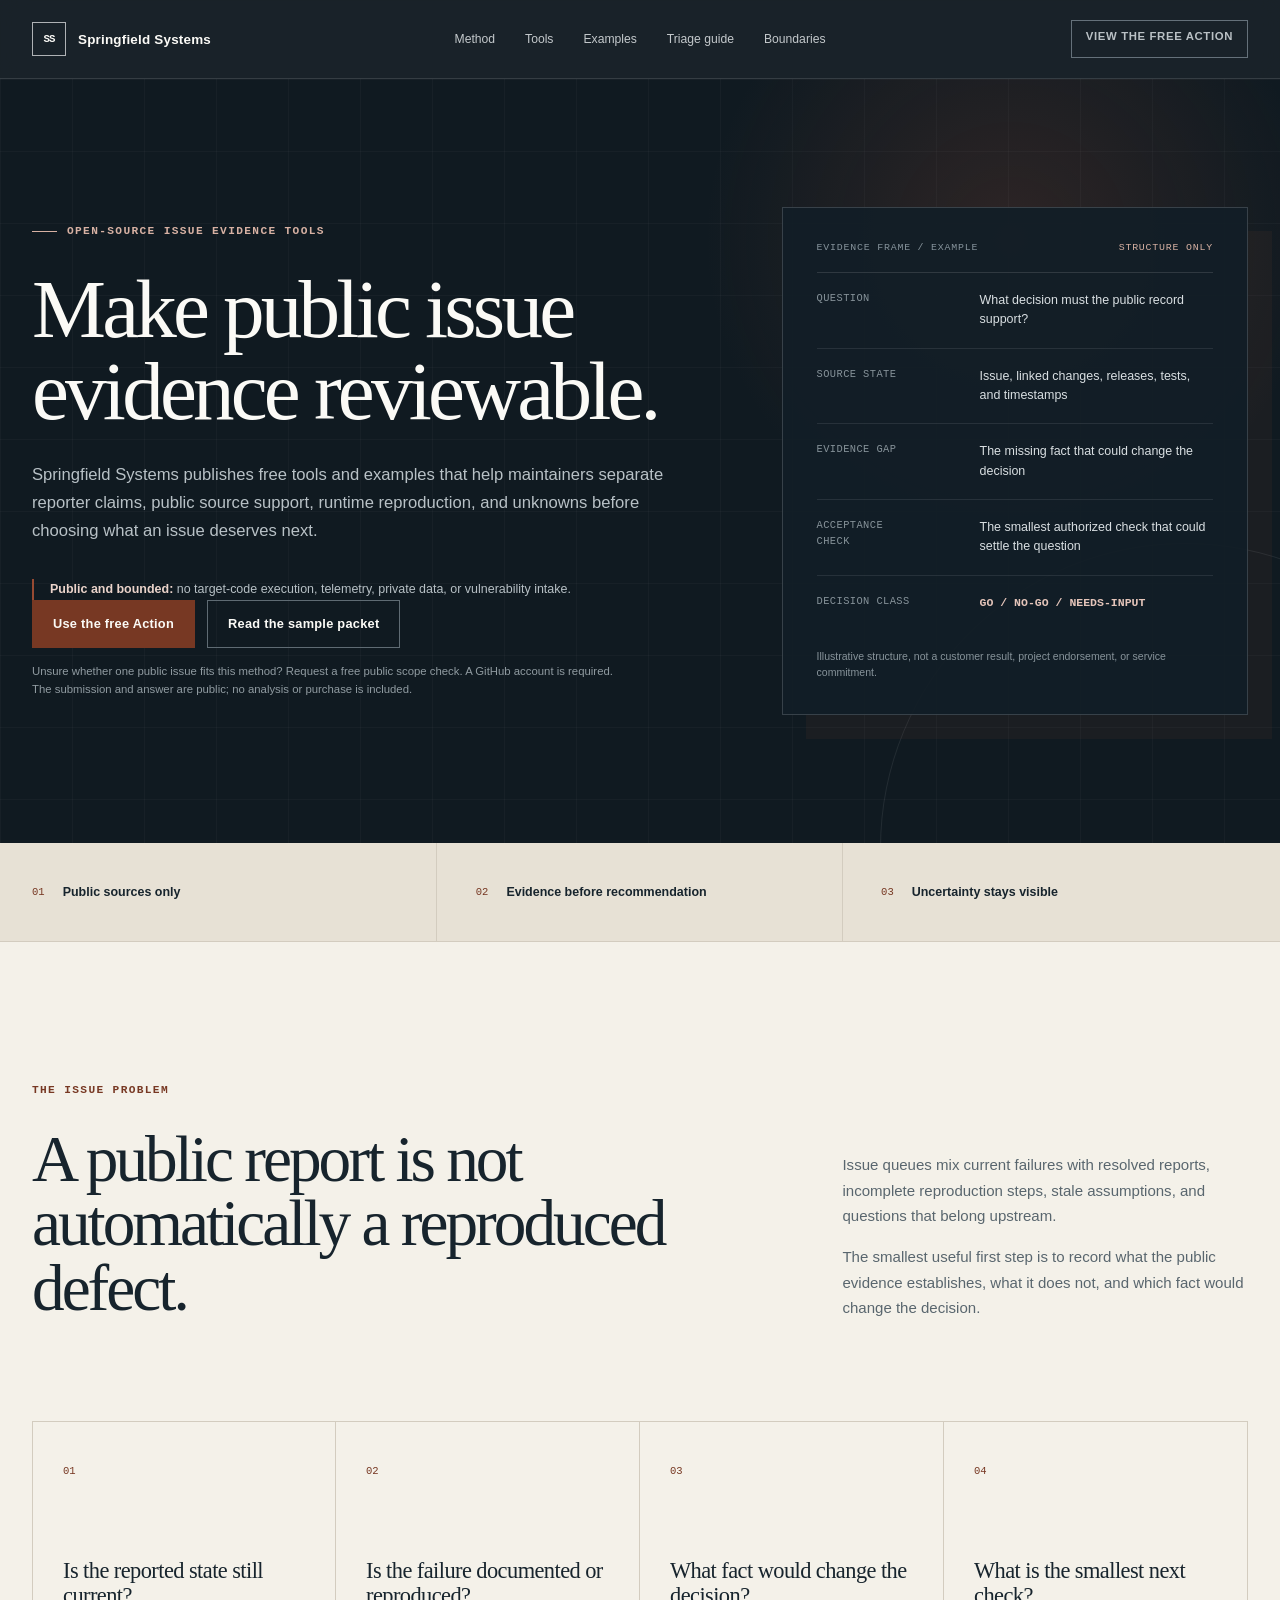
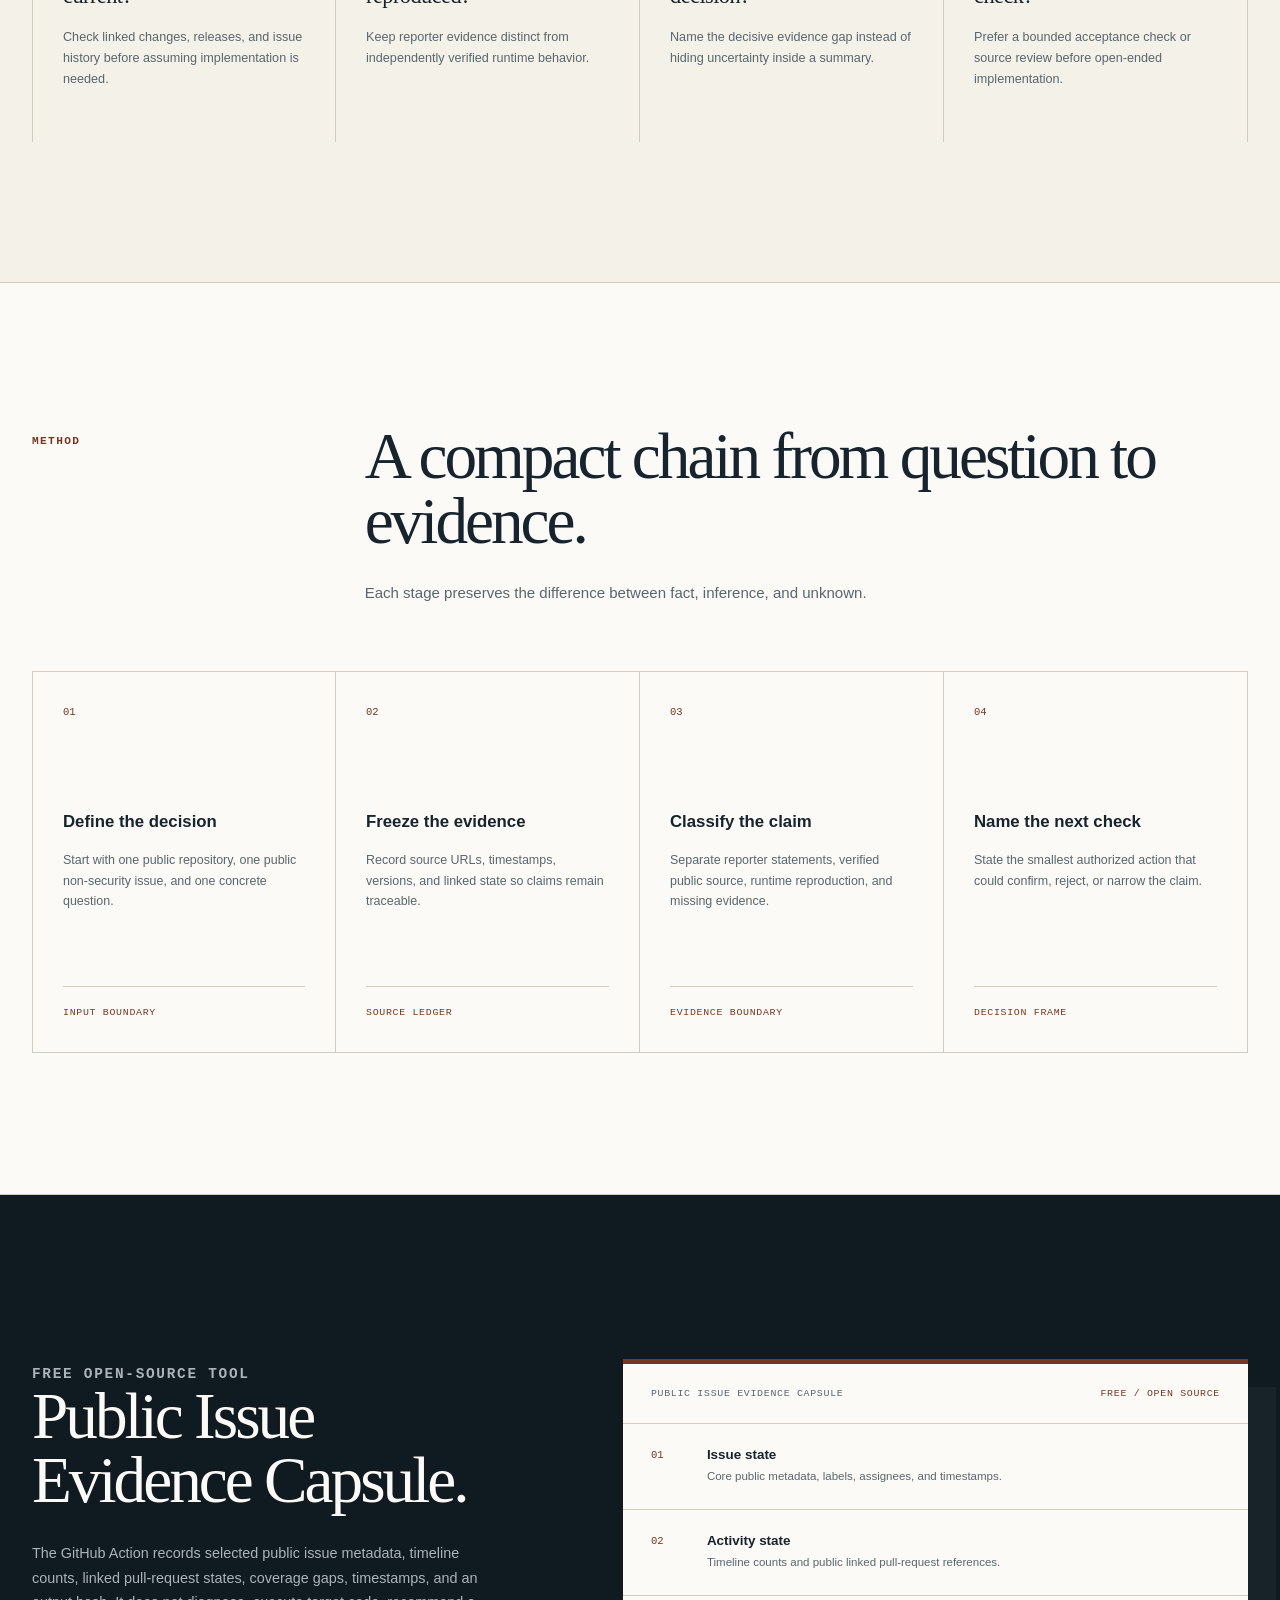
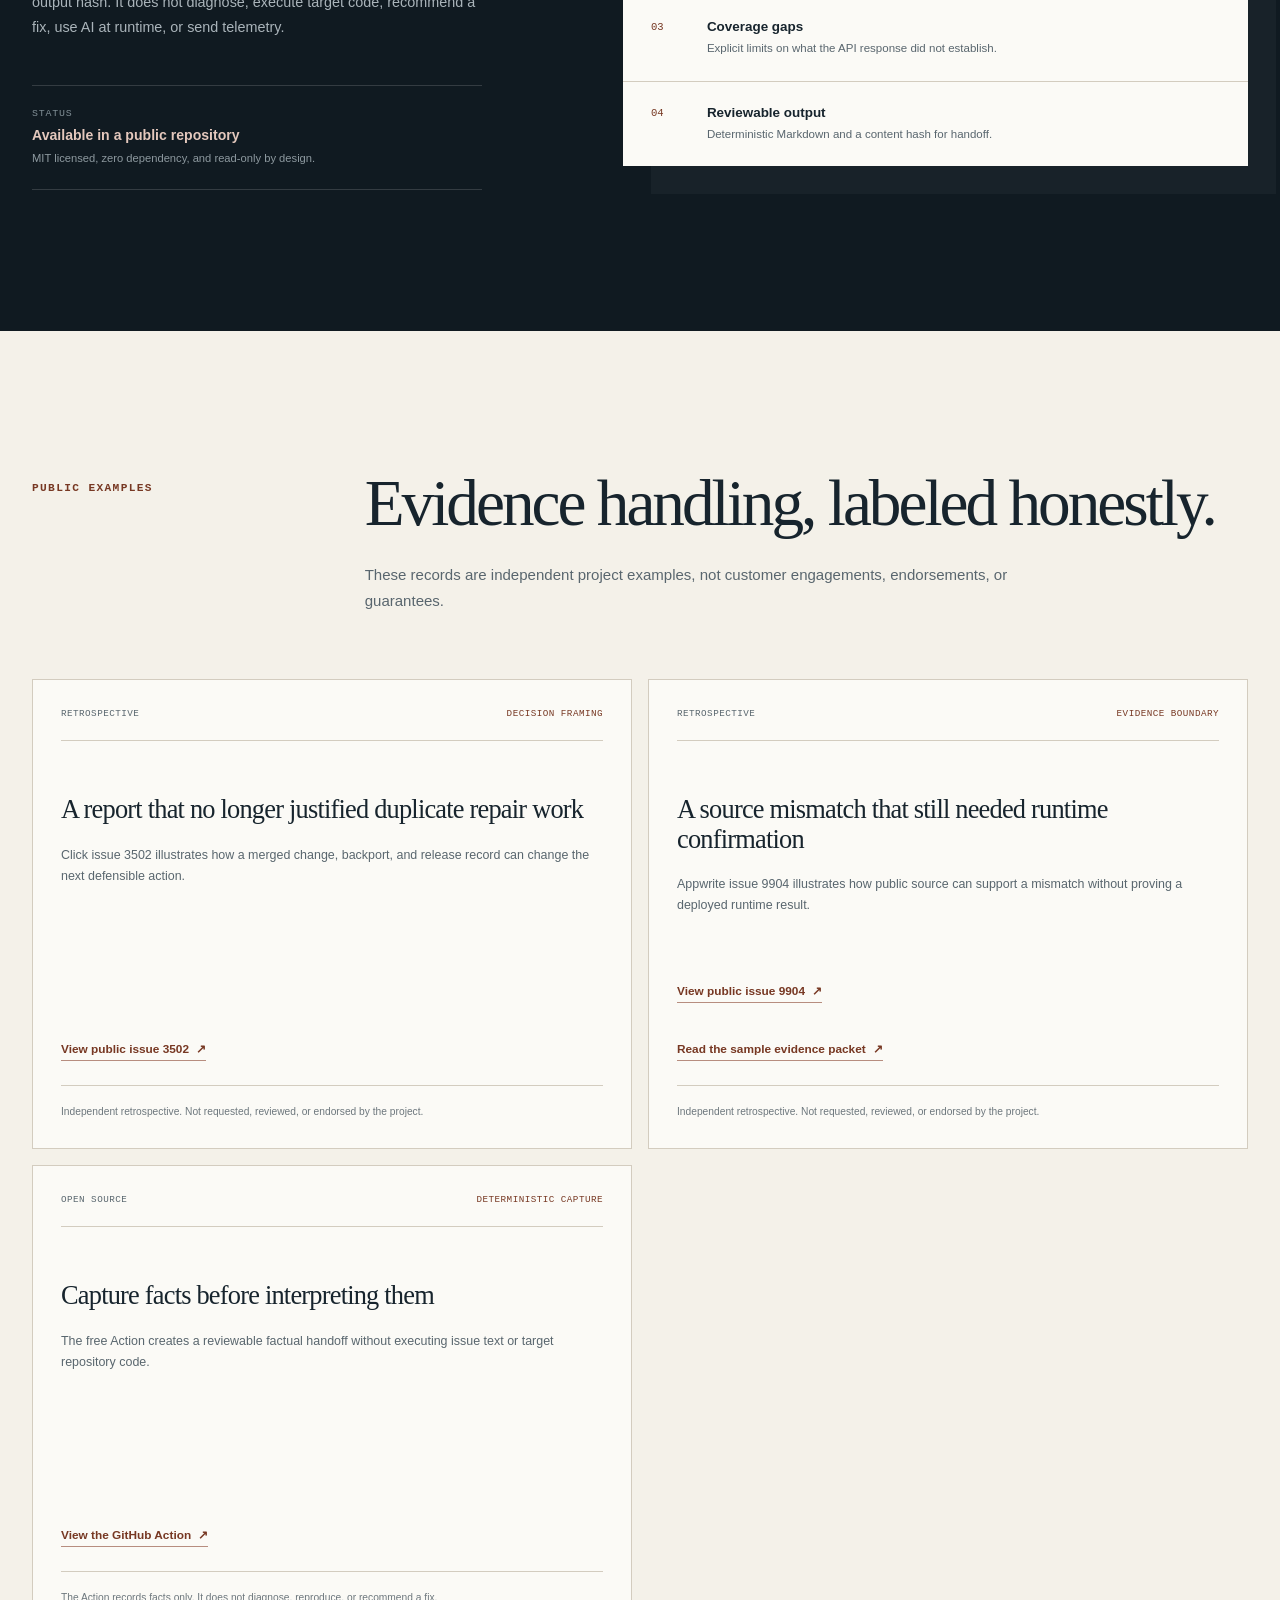
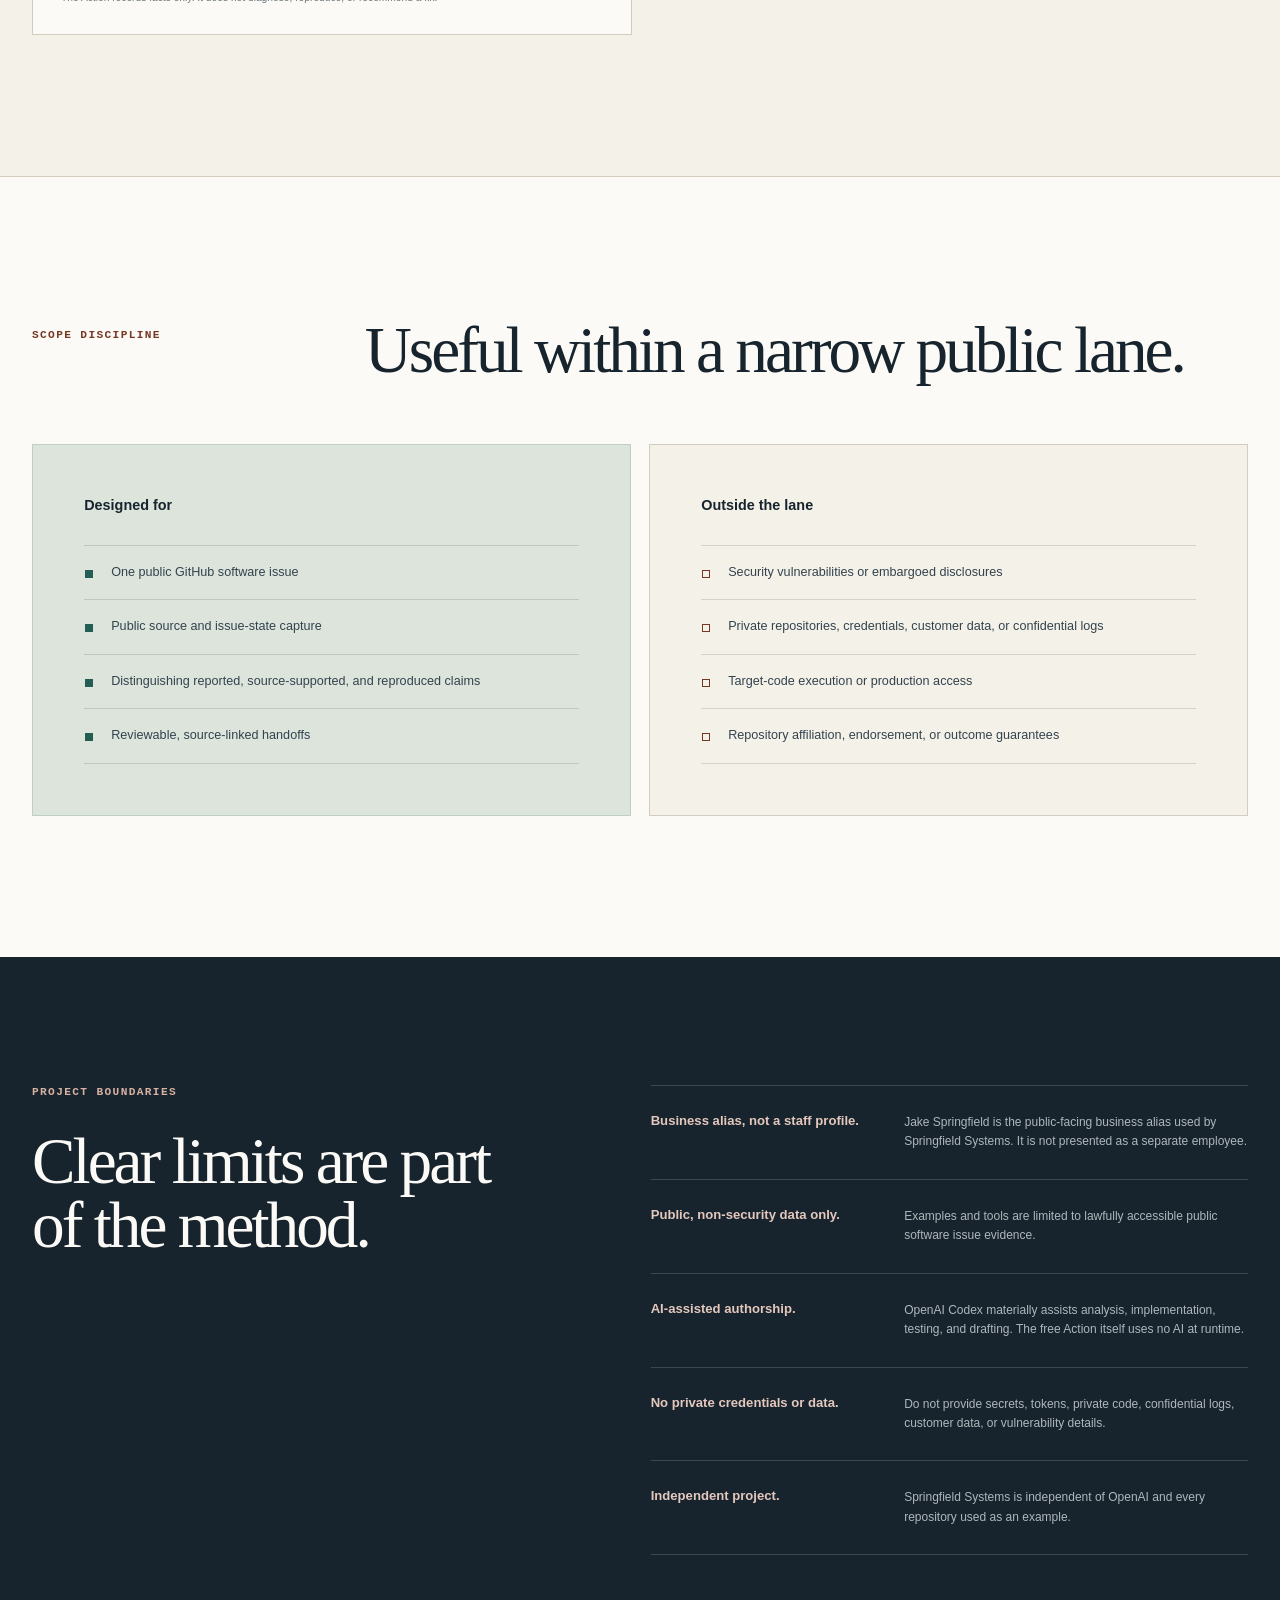
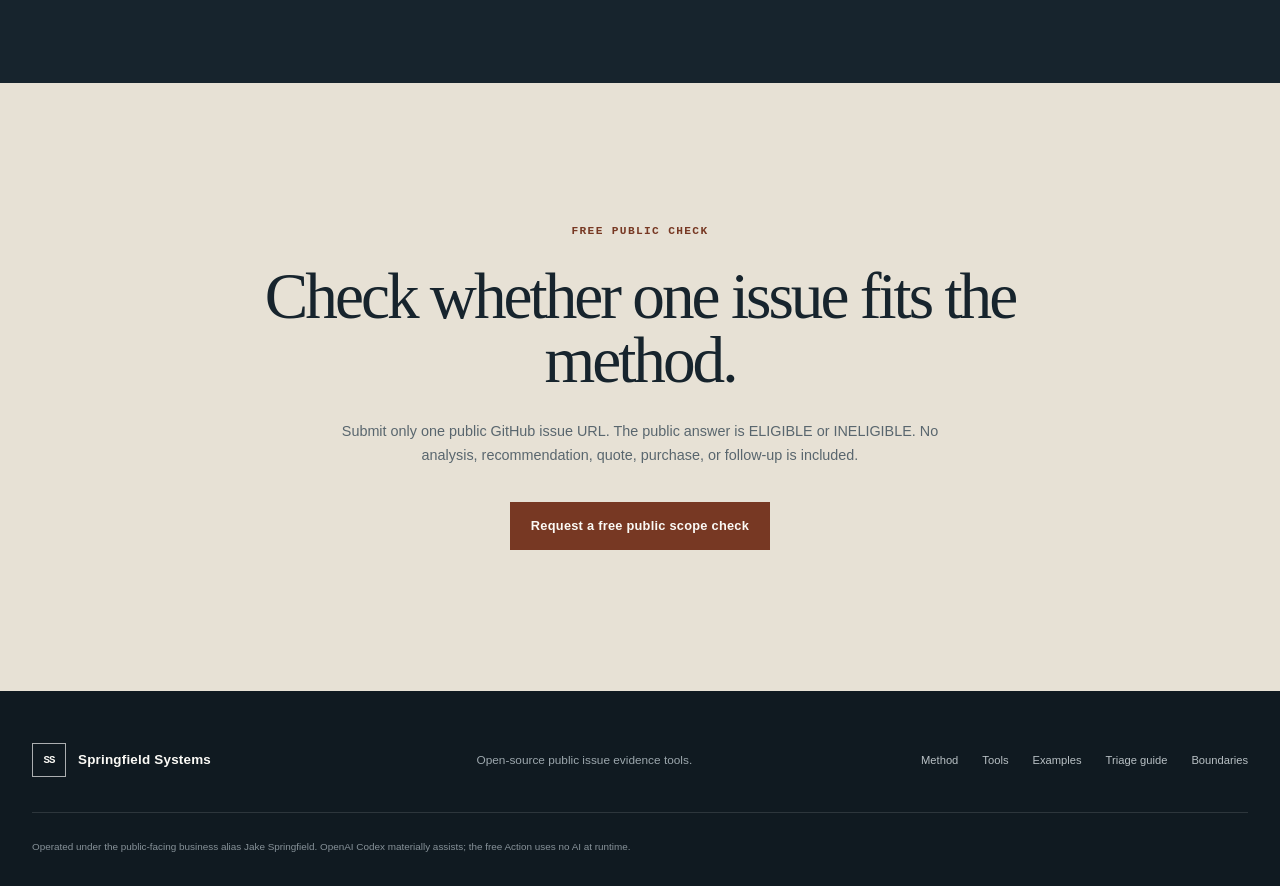
<file: index.html>
<!doctype html>
<html lang="en">
  <head>
    <meta charset="utf-8">
    <meta name="viewport" content="width=device-width, initial-scale=1">
    <meta name="description" content="Free, public tools and examples for evidence-first GitHub issue triage.">
    <meta name="theme-color" content="#17242d">
    <meta property="og:type" content="website">
    <meta property="og:title" content="Springfield Systems | Public Issue Evidence Tools">
    <meta property="og:description" content="Free tools and examples for separating reported behavior, public source support, runtime reproduction, and unknowns.">
    <meta property="og:url" content="https://jakespringfield.github.io/">
    <meta name="twitter:card" content="summary">
    <link rel="canonical" href="https://jakespringfield.github.io/">
    <title>Springfield Systems | Public Issue Evidence Tools</title>
    <link rel="stylesheet" href="styles.css">
  </head>
  <body>
    <a class="skip-link" href="#main">Skip to content</a>

    <header class="site-header" id="top">
      <div class="shell header-inner">
        <a class="brand" href="#top" aria-label="Springfield Systems home">
          <span class="brand-mark" aria-hidden="true">SS</span>
          <span>Springfield Systems</span>
        </a>
        <nav aria-label="Primary navigation">
          <a href="#method">Method</a>
          <a href="#tools">Tools</a>
          <a href="#evidence">Examples</a>
          <a href="github-issue-triage-checklist/">Triage guide</a>
          <a href="#boundaries">Boundaries</a>
        </nav>
        <a class="status-button" href="https://github.com/jakespringfield/public-issue-evidence-capsule" target="_blank" rel="noreferrer">
          View the free Action
        </a>
      </div>
    </header>

    <main id="main">
      <section class="hero" aria-labelledby="hero-title">
        <div class="shell hero-grid">
          <div class="hero-copy">
            <p class="kicker"><span aria-hidden="true"></span> Open-source issue evidence tools</p>
            <h1 id="hero-title">Make public issue evidence reviewable.</h1>
            <p class="hero-lede">
              Springfield Systems publishes free tools and examples that help maintainers separate
              reporter claims, public source support, runtime reproduction, and unknowns before
              choosing what an issue deserves next.
            </p>
            <p class="pilot-line"><strong>Public and bounded:</strong> no target-code execution, telemetry, private data, or vulnerability intake.</p>
            <div class="hero-actions">
              <a class="button button-primary" href="https://github.com/jakespringfield/public-issue-evidence-capsule" target="_blank" rel="noreferrer">
                Use the free Action
              </a>
              <a class="button button-secondary" href="https://github.com/jakespringfield/jakespringfield.github.io/blob/main/SAMPLE_PACKET.md" target="_blank" rel="noreferrer">Read the sample packet</a>
            </div>
            <p class="intake-note">
              Unsure whether one public issue fits this method? <a href="https://github.com/jakespringfield/jakespringfield.github.io/issues/new?template=fit-check.yml">Request a free public scope check.</a> A GitHub account is required. The submission and answer are public; no analysis or purchase is included.
            </p>
          </div>

          <aside class="decision-frame" aria-label="Illustrative evidence frame">
            <div class="frame-topline">
              <span>Evidence frame / example</span>
              <span class="frame-status">Structure only</span>
            </div>
            <dl>
              <div><dt>Question</dt><dd>What decision must the public record support?</dd></div>
              <div><dt>Source state</dt><dd>Issue, linked changes, releases, tests, and timestamps</dd></div>
              <div><dt>Evidence gap</dt><dd>The missing fact that could change the decision</dd></div>
              <div><dt>Acceptance check</dt><dd>The smallest authorized check that could settle the question</dd></div>
              <div class="decision-row"><dt>Decision class</dt><dd>GO / NO-GO / NEEDS-INPUT</dd></div>
            </dl>
            <p>Illustrative structure, not a customer result, project endorsement, or service commitment.</p>
          </aside>
        </div>
      </section>

      <section class="principles" aria-label="Operating principles">
        <div class="shell principle-grid">
          <div><span>01</span><strong>Public sources only</strong></div>
          <div><span>02</span><strong>Evidence before recommendation</strong></div>
          <div><span>03</span><strong>Uncertainty stays visible</strong></div>
        </div>
      </section>

      <section class="section problem-section" aria-labelledby="problem-title">
        <div class="shell split-heading">
          <div>
            <p class="section-label">The issue problem</p>
            <h2 id="problem-title">A public report is not automatically a reproduced defect.</h2>
          </div>
          <div class="section-intro">
            <p>Issue queues mix current failures with resolved reports, incomplete reproduction steps, stale assumptions, and questions that belong upstream.</p>
            <p>The smallest useful first step is to record what the public evidence establishes, what it does not, and which fact would change the decision.</p>
          </div>
        </div>
        <div class="shell question-grid" aria-label="Questions the evidence process addresses">
          <article><span>01</span><h3>Is the reported state still current?</h3><p>Check linked changes, releases, and issue history before assuming implementation is needed.</p></article>
          <article><span>02</span><h3>Is the failure documented or reproduced?</h3><p>Keep reporter evidence distinct from independently verified runtime behavior.</p></article>
          <article><span>03</span><h3>What fact would change the decision?</h3><p>Name the decisive evidence gap instead of hiding uncertainty inside a summary.</p></article>
          <article><span>04</span><h3>What is the smallest next check?</h3><p>Prefer a bounded acceptance check or source review before open-ended implementation.</p></article>
        </div>
      </section>

      <section class="section method-section" id="method" aria-labelledby="method-title">
        <div class="shell section-heading">
          <p class="section-label">Method</p>
          <div><h2 id="method-title">A compact chain from question to evidence.</h2><p>Each stage preserves the difference between fact, inference, and unknown.</p></div>
        </div>
        <div class="shell method-grid">
          <article><div class="step-number">01</div><h3>Define the decision</h3><p>Start with one public repository, one public non-security issue, and one concrete question.</p><small>Input boundary</small></article>
          <article><div class="step-number">02</div><h3>Freeze the evidence</h3><p>Record source URLs, timestamps, versions, and linked state so claims remain traceable.</p><small>Source ledger</small></article>
          <article><div class="step-number">03</div><h3>Classify the claim</h3><p>Separate reporter statements, verified public source, runtime reproduction, and missing evidence.</p><small>Evidence boundary</small></article>
          <article><div class="step-number">04</div><h3>Name the next check</h3><p>State the smallest authorized action that could confirm, reject, or narrow the claim.</p><small>Decision frame</small></article>
        </div>
      </section>

      <section class="section output-section" id="tools" aria-labelledby="tools-title">
        <div class="shell output-grid">
          <div class="output-copy">
            <p class="section-label section-label-light">Free open-source tool</p>
            <h2 id="tools-title">Public Issue Evidence Capsule.</h2>
            <p>The GitHub Action records selected public issue metadata, timeline counts, linked pull-request states, coverage gaps, timestamps, and an output hash. It does not diagnose, execute target code, recommend a fix, use AI at runtime, or send telemetry.</p>
            <div class="output-status">
              <span>Status</span>
              <strong>Available in a public repository</strong>
              <p>MIT licensed, zero dependency, and read-only by design.</p>
            </div>
          </div>
          <article class="packet-card" aria-label="Evidence capsule contents">
            <div class="packet-heading"><span>Public issue evidence capsule</span><span>Free / open source</span></div>
            <ol>
              <li><span>01</span><div><strong>Issue state</strong><p>Core public metadata, labels, assignees, and timestamps.</p></div></li>
              <li><span>02</span><div><strong>Activity state</strong><p>Timeline counts and public linked pull-request references.</p></div></li>
              <li><span>03</span><div><strong>Coverage gaps</strong><p>Explicit limits on what the API response did not establish.</p></div></li>
              <li><span>04</span><div><strong>Reviewable output</strong><p>Deterministic Markdown and a content hash for handoff.</p></div></li>
            </ol>
          </article>
        </div>
      </section>

      <section class="section evidence-section" id="evidence" aria-labelledby="evidence-title">
        <div class="shell section-heading">
          <p class="section-label">Public examples</p>
          <div><h2 id="evidence-title">Evidence handling, labeled honestly.</h2><p>These records are independent project examples, not customer engagements, endorsements, or guarantees.</p></div>
        </div>
        <div class="shell evidence-grid">
          <article class="evidence-card">
            <div class="evidence-meta"><span>Retrospective</span><span>Decision framing</span></div>
            <h3>A report that no longer justified duplicate repair work</h3>
            <p>Click issue 3502 illustrates how a merged change, backport, and release record can change the next defensible action.</p>
            <a href="https://github.com/pallets/click/issues/3502" target="_blank" rel="noreferrer">View public issue 3502 <span aria-hidden="true">↗</span></a>
            <small>Independent retrospective. Not requested, reviewed, or endorsed by the project.</small>
          </article>
          <article class="evidence-card">
            <div class="evidence-meta"><span>Retrospective</span><span>Evidence boundary</span></div>
            <h3>A source mismatch that still needed runtime confirmation</h3>
            <p>Appwrite issue 9904 illustrates how public source can support a mismatch without proving a deployed runtime result.</p>
            <a href="https://github.com/appwrite/appwrite/issues/9904" target="_blank" rel="noreferrer">View public issue 9904 <span aria-hidden="true">↗</span></a>
            <a href="https://github.com/jakespringfield/jakespringfield.github.io/blob/main/SAMPLE_PACKET.md" target="_blank" rel="noreferrer">Read the sample evidence packet <span aria-hidden="true">↗</span></a>
            <small>Independent retrospective. Not requested, reviewed, or endorsed by the project.</small>
          </article>
          <article class="evidence-card">
            <div class="evidence-meta"><span>Open source</span><span>Deterministic capture</span></div>
            <h3>Capture facts before interpreting them</h3>
            <p>The free Action creates a reviewable factual handoff without executing issue text or target repository code.</p>
            <a href="https://github.com/jakespringfield/public-issue-evidence-capsule" target="_blank" rel="noreferrer">View the GitHub Action <span aria-hidden="true">↗</span></a>
            <small>The Action records facts only. It does not diagnose, reproduce, or recommend a fix.</small>
          </article>
        </div>
      </section>

      <section class="section fit-section" aria-labelledby="fit-title">
        <div class="shell">
          <div class="fit-heading"><p class="section-label">Scope discipline</p><h2 id="fit-title">Useful within a narrow public lane.</h2></div>
          <div class="fit-grid">
            <article class="fit-card fit-card-positive"><h3>Designed for</h3><ul><li>One public GitHub software issue</li><li>Public source and issue-state capture</li><li>Distinguishing reported, source-supported, and reproduced claims</li><li>Reviewable, source-linked handoffs</li></ul></article>
            <article class="fit-card"><h3>Outside the lane</h3><ul><li>Security vulnerabilities or embargoed disclosures</li><li>Private repositories, credentials, customer data, or confidential logs</li><li>Target-code execution or production access</li><li>Repository affiliation, endorsement, or outcome guarantees</li></ul></article>
          </div>
        </div>
      </section>

      <section class="boundary-section" id="boundaries" aria-labelledby="boundaries-title">
        <div class="shell boundary-grid">
          <div><p class="section-label section-label-light">Project boundaries</p><h2 id="boundaries-title">Clear limits are part of the method.</h2></div>
          <div class="boundary-list">
            <article><h3>Business alias, not a staff profile.</h3><p>Jake Springfield is the public-facing business alias used by Springfield Systems. It is not presented as a separate employee.</p></article>
            <article><h3>Public, non-security data only.</h3><p>Examples and tools are limited to lawfully accessible public software issue evidence.</p></article>
            <article><h3>AI-assisted authorship.</h3><p>OpenAI Codex materially assists analysis, implementation, testing, and drafting. The free Action itself uses no AI at runtime.</p></article>
            <article><h3>No private credentials or data.</h3><p>Do not provide secrets, tokens, private code, confidential logs, customer data, or vulnerability details.</p></article>
            <article><h3>Independent project.</h3><p>Springfield Systems is independent of OpenAI and every repository used as an example.</p></article>
          </div>
        </div>
      </section>

      <section class="final-section" aria-labelledby="final-title">
        <div class="shell final-inner">
          <p class="section-label">Free public check</p>
          <h2 id="final-title">Check whether one issue fits the method.</h2>
          <p>Submit only one public GitHub issue URL. The public answer is ELIGIBLE or INELIGIBLE. No analysis, recommendation, quote, purchase, or follow-up is included.</p>
          <a class="button button-primary" href="https://github.com/jakespringfield/jakespringfield.github.io/issues/new?template=fit-check.yml">
            Request a free public scope check
          </a>
        </div>
      </section>
    </main>

    <footer class="site-footer">
      <div class="shell footer-grid">
        <div class="brand footer-brand"><span class="brand-mark" aria-hidden="true">SS</span><span>Springfield Systems</span></div>
        <p>Open-source public issue evidence tools.</p>
        <nav aria-label="Footer navigation"><a href="#method">Method</a><a href="#tools">Tools</a><a href="#evidence">Examples</a><a href="github-issue-triage-checklist/">Triage guide</a><a href="#boundaries">Boundaries</a></nav>
        <small>Operated under the public-facing business alias Jake Springfield. OpenAI Codex materially assists; the free Action uses no AI at runtime.</small>
      </div>
    </footer>
  </body>
</html>
</file>
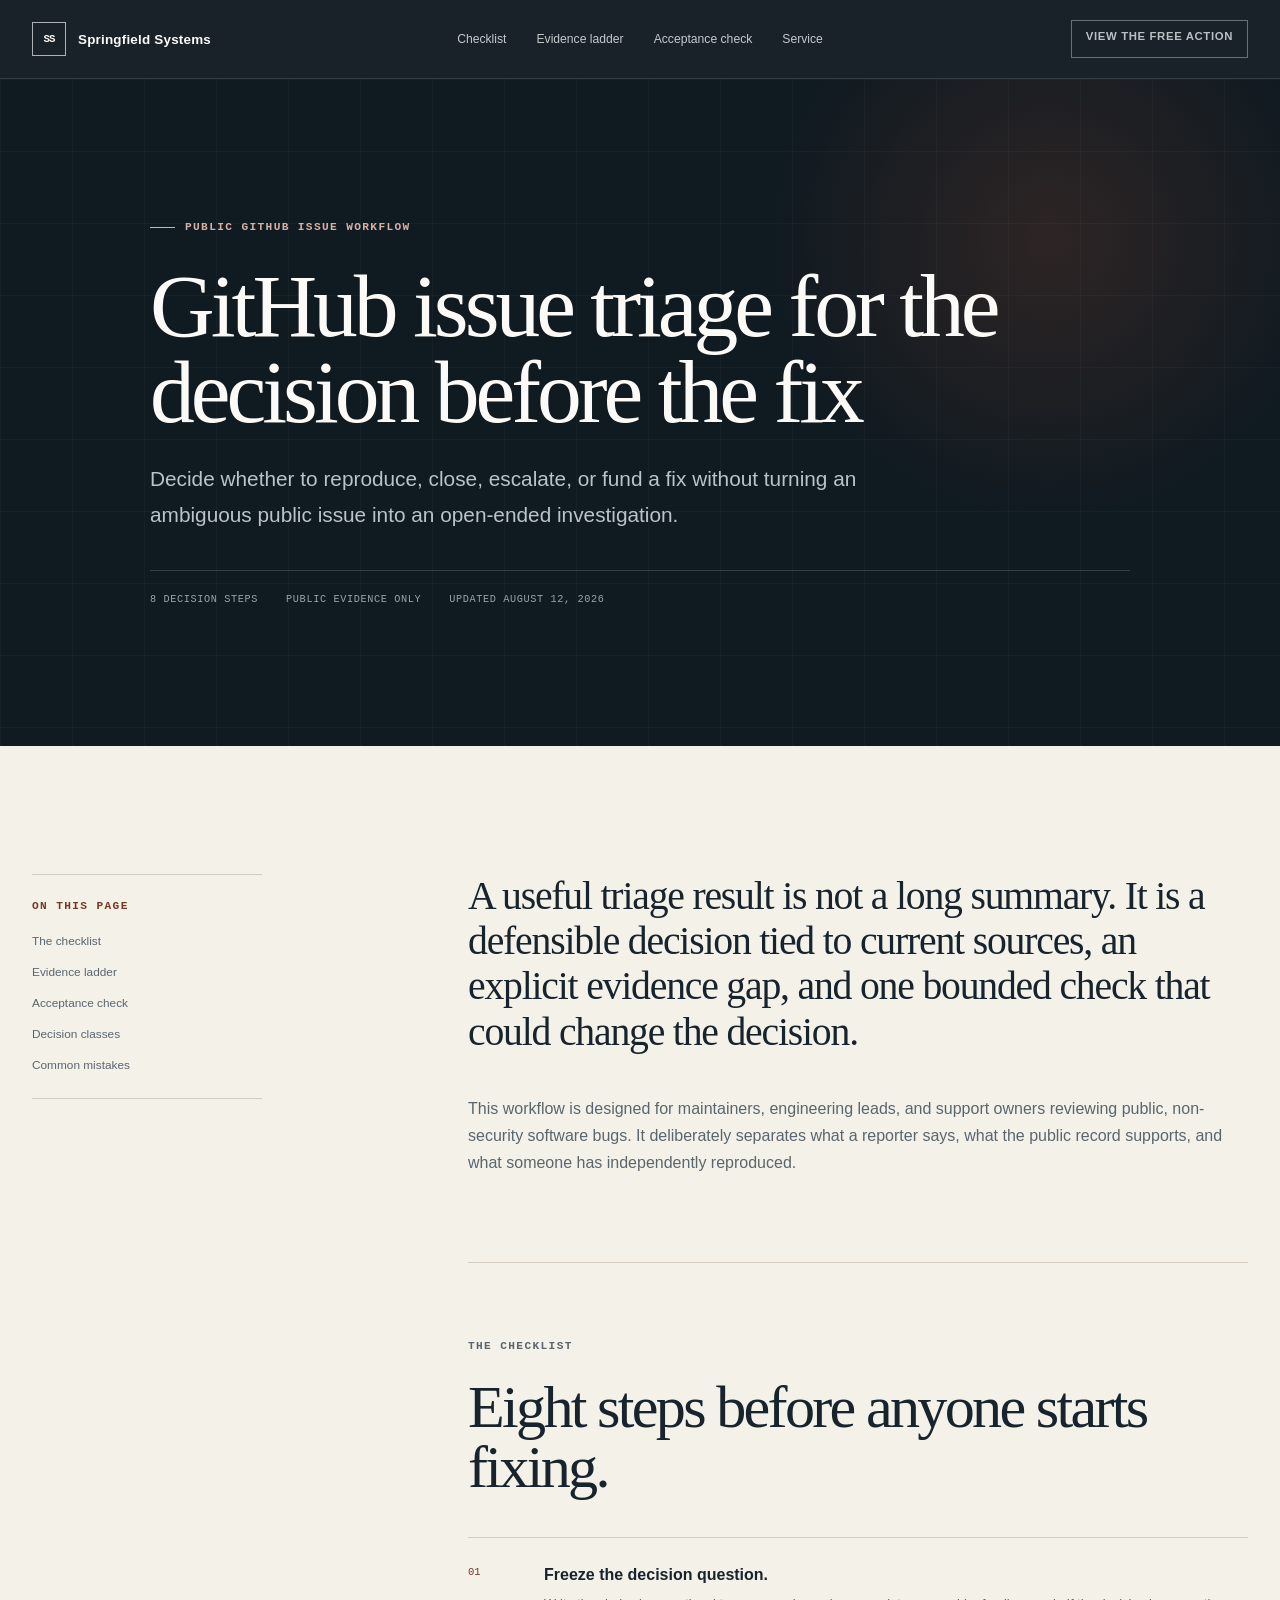
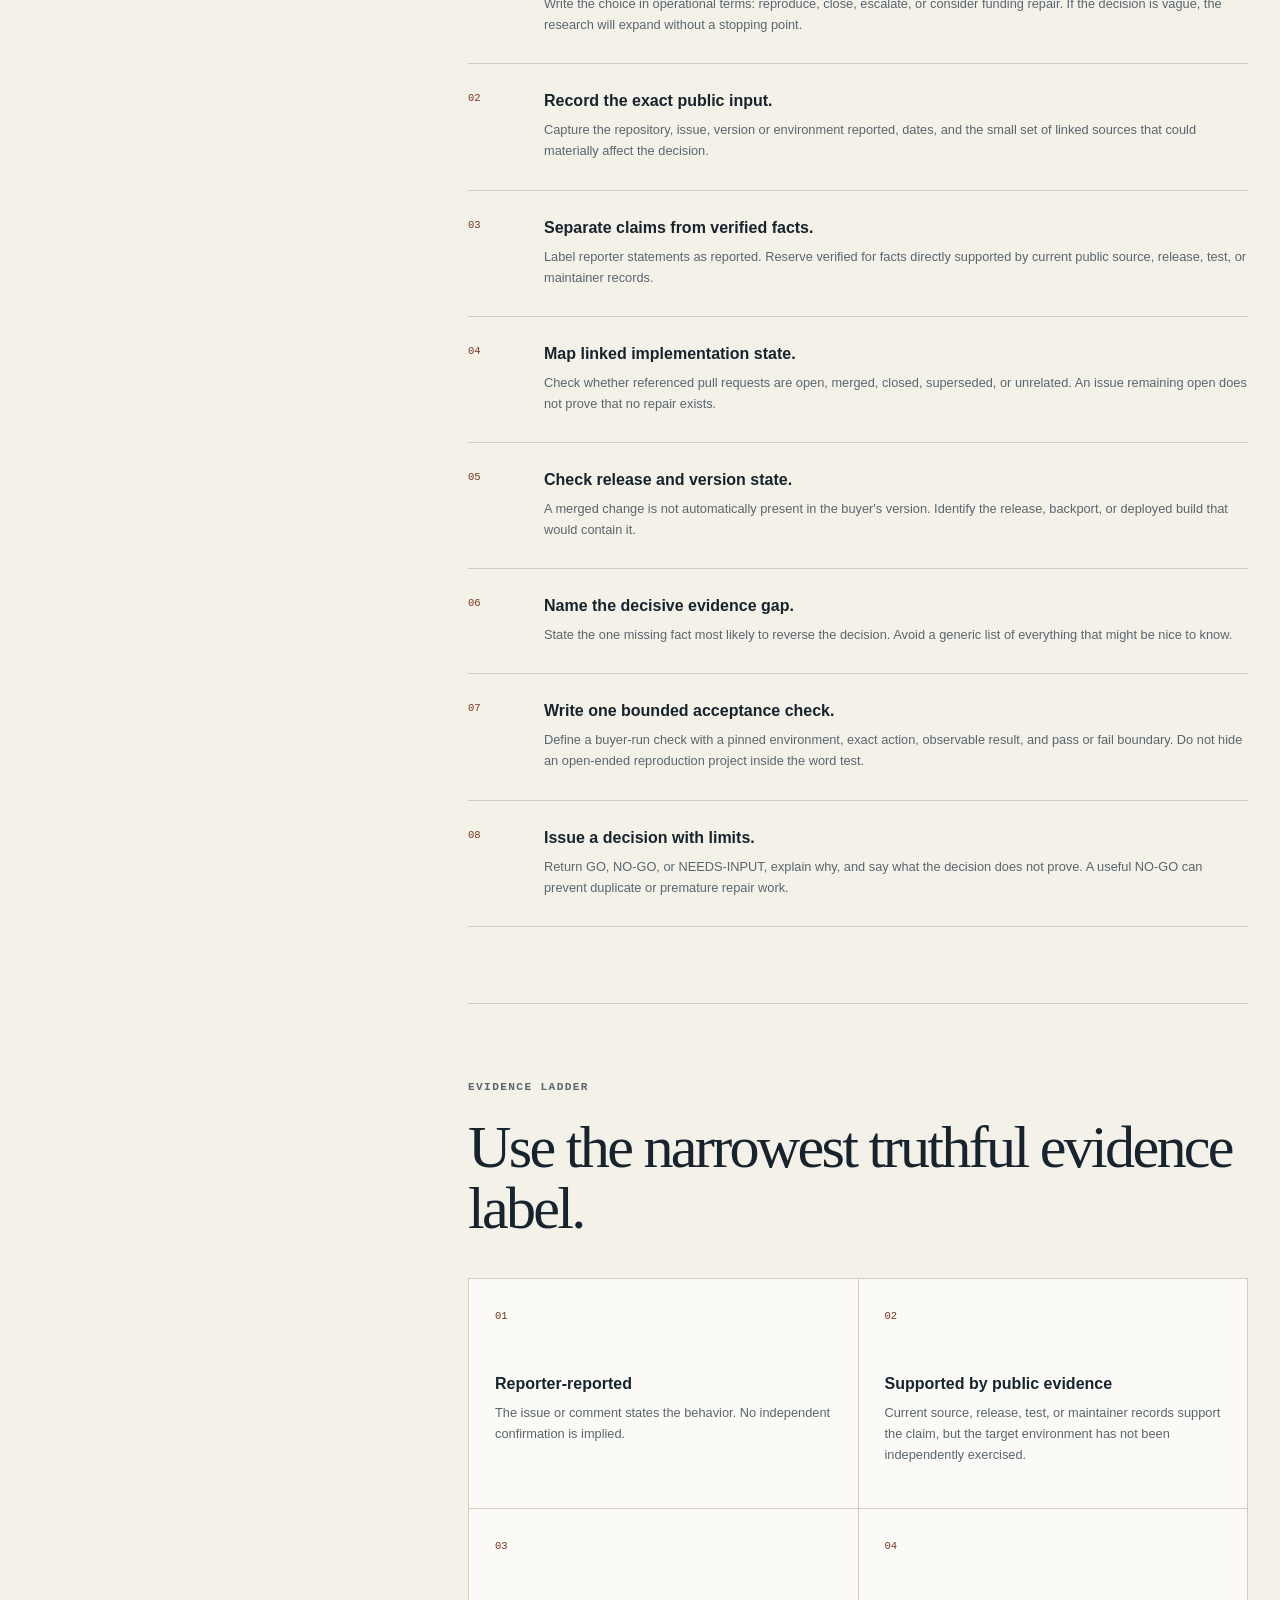
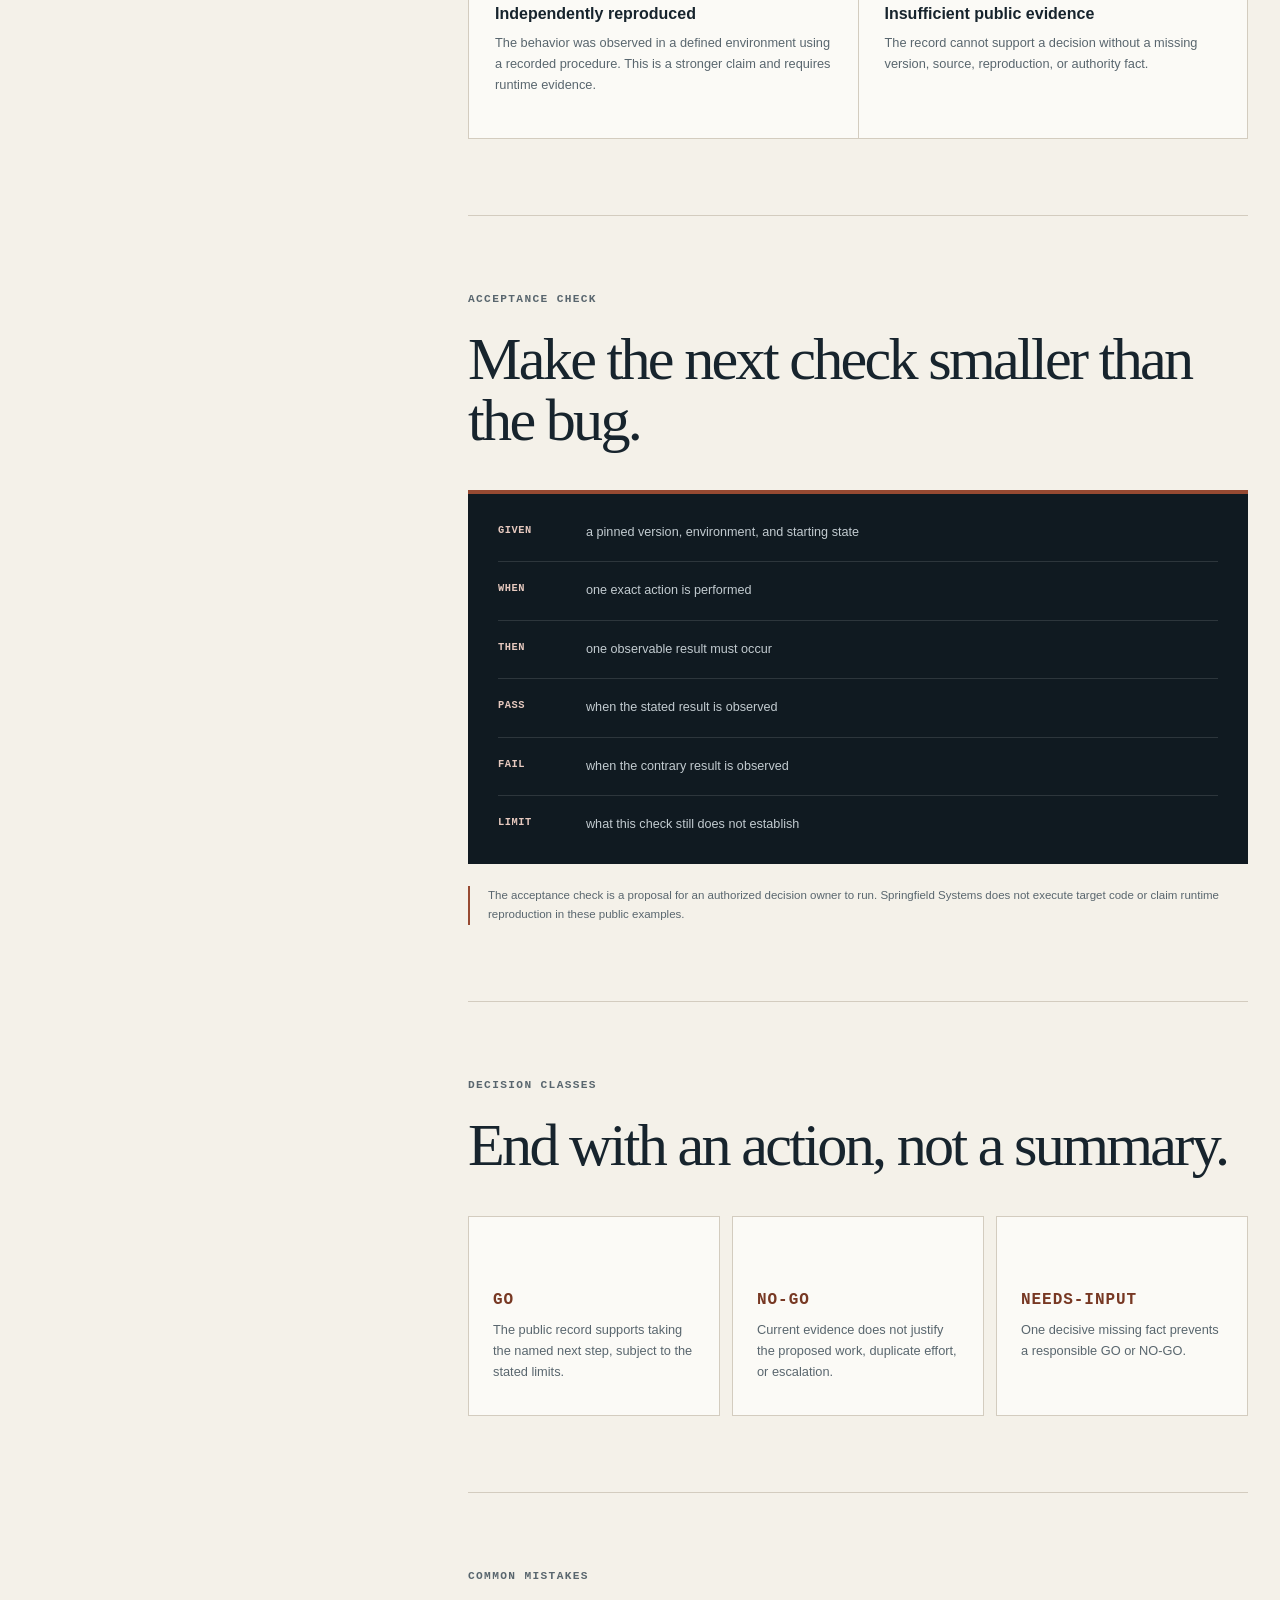
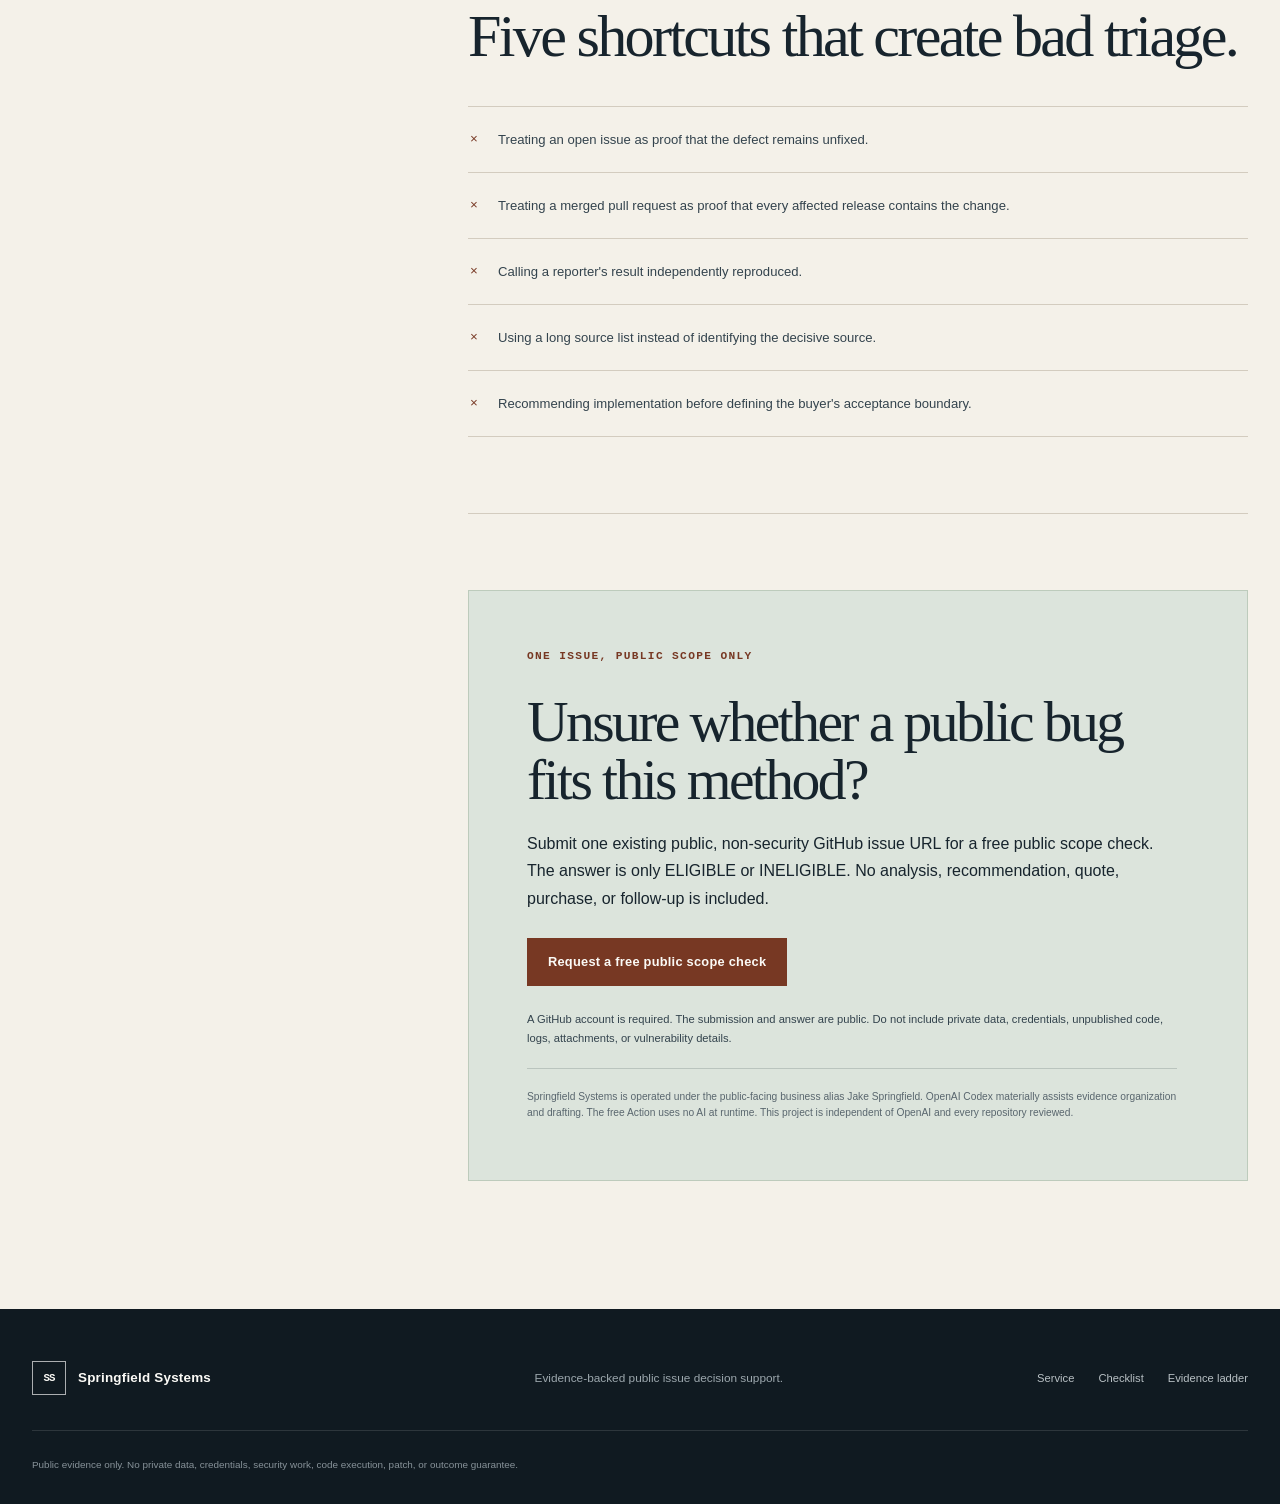
<file: github-issue-triage-checklist/index.html>
<!doctype html>
<html lang="en">
  <head>
    <meta charset="utf-8">
    <meta name="viewport" content="width=device-width, initial-scale=1">
    <meta name="description" content="A public-evidence checklist for commercial maintainers deciding the next move on one GitHub bug: reproduce, close, escalate, or fund a repair.">
    <meta name="theme-color" content="#17242d">
    <meta property="og:type" content="article">
    <meta property="og:title" content="GitHub Issue Triage: Reproduce, Close, Escalate, or Fund a Bug">
    <meta property="og:description" content="Decide whether a public bug deserves reproduction, closure, escalation, or funded repair.">
    <meta property="og:url" content="https://jakespringfield.github.io/github-issue-triage-checklist/">
    <meta name="twitter:card" content="summary">
    <link rel="canonical" href="https://jakespringfield.github.io/github-issue-triage-checklist/">
    <title>GitHub Issue Triage: Reproduce, Close, Escalate, or Fund a Bug</title>
    <link rel="stylesheet" href="../styles.css">
    <script type="application/ld+json">
      {
        "@context": "https://schema.org",
        "@type": "Article",
        "headline": "GitHub Issue Triage: Reproduce, Close, Escalate, or Fund a Bug",
        "description": "A public-evidence workflow for deciding what an ambiguous GitHub bug deserves next.",
        "datePublished": "2026-08-12",
        "dateModified": "2026-08-12",
        "mainEntityOfPage": "https://jakespringfield.github.io/github-issue-triage-checklist/",
        "author": {
          "@type": "Person",
          "name": "Jake Springfield",
          "description": "Public-facing business alias operating Springfield Systems"
        }
      }
    </script>
  </head>
  <body>
    <a class="skip-link" href="#main">Skip to content</a>

    <header class="site-header" id="top">
      <div class="shell header-inner">
        <a class="brand" href="../index.html" aria-label="Springfield Systems home">
          <span class="brand-mark" aria-hidden="true">SS</span>
          <span>Springfield Systems</span>
        </a>

        <nav aria-label="Primary navigation">
          <a href="#checklist">Checklist</a>
          <a href="#evidence-ladder">Evidence ladder</a>
          <a href="#acceptance">Acceptance check</a>
          <a href="../index.html">Service</a>
        </nav>

        <a class="status-button" href="https://github.com/jakespringfield/public-issue-evidence-capsule" target="_blank" rel="noreferrer">
          View the free Action
        </a>
      </div>
    </header>

    <main id="main">
      <section class="guide-hero" aria-labelledby="guide-title">
        <div class="shell guide-hero-inner">
          <p class="kicker"><span aria-hidden="true"></span> Public GitHub issue workflow</p>
          <h1 id="guide-title">GitHub issue triage for the decision before the fix</h1>
          <p class="guide-deck">Decide whether to reproduce, close, escalate, or fund a fix without turning an ambiguous public issue into an open-ended investigation.</p>
          <div class="guide-meta" aria-label="Article details">
            <span>8 decision steps</span>
            <span>Public evidence only</span>
            <span>Updated August 12, 2026</span>
          </div>
        </div>
      </section>

      <div class="shell guide-layout">
        <aside class="guide-toc" aria-label="On this page">
          <p class="section-label">On this page</p>
          <ol>
            <li><a href="#checklist">The checklist</a></li>
            <li><a href="#evidence-ladder">Evidence ladder</a></li>
            <li><a href="#acceptance">Acceptance check</a></li>
            <li><a href="#decision">Decision classes</a></li>
            <li><a href="#mistakes">Common mistakes</a></li>
          </ol>
        </aside>

        <article class="guide-article">
          <section class="guide-intro">
            <p class="guide-lead">A useful triage result is not a long summary. It is a defensible decision tied to current sources, an explicit evidence gap, and one bounded check that could change the decision.</p>
            <p>This workflow is designed for maintainers, engineering leads, and support owners reviewing public, non-security software bugs. It deliberately separates what a reporter says, what the public record supports, and what someone has independently reproduced.</p>
          </section>

          <section class="guide-section" id="checklist" aria-labelledby="checklist-title">
            <p class="section-label">The checklist</p>
            <h2 id="checklist-title">Eight steps before anyone starts fixing.</h2>

            <ol class="checklist-steps">
              <li>
                <span>01</span>
                <div><h3>Freeze the decision question.</h3><p>Write the choice in operational terms: reproduce, close, escalate, or consider funding repair. If the decision is vague, the research will expand without a stopping point.</p></div>
              </li>
              <li>
                <span>02</span>
                <div><h3>Record the exact public input.</h3><p>Capture the repository, issue, version or environment reported, dates, and the small set of linked sources that could materially affect the decision.</p></div>
              </li>
              <li>
                <span>03</span>
                <div><h3>Separate claims from verified facts.</h3><p>Label reporter statements as reported. Reserve verified for facts directly supported by current public source, release, test, or maintainer records.</p></div>
              </li>
              <li>
                <span>04</span>
                <div><h3>Map linked implementation state.</h3><p>Check whether referenced pull requests are open, merged, closed, superseded, or unrelated. An issue remaining open does not prove that no repair exists.</p></div>
              </li>
              <li>
                <span>05</span>
                <div><h3>Check release and version state.</h3><p>A merged change is not automatically present in the buyer's version. Identify the release, backport, or deployed build that would contain it.</p></div>
              </li>
              <li>
                <span>06</span>
                <div><h3>Name the decisive evidence gap.</h3><p>State the one missing fact most likely to reverse the decision. Avoid a generic list of everything that might be nice to know.</p></div>
              </li>
              <li>
                <span>07</span>
                <div><h3>Write one bounded acceptance check.</h3><p>Define a buyer-run check with a pinned environment, exact action, observable result, and pass or fail boundary. Do not hide an open-ended reproduction project inside the word test.</p></div>
              </li>
              <li>
                <span>08</span>
                <div><h3>Issue a decision with limits.</h3><p>Return GO, NO-GO, or NEEDS-INPUT, explain why, and say what the decision does not prove. A useful NO-GO can prevent duplicate or premature repair work.</p></div>
              </li>
            </ol>
          </section>

          <section class="guide-section" id="evidence-ladder" aria-labelledby="ladder-title">
            <p class="section-label">Evidence ladder</p>
            <h2 id="ladder-title">Use the narrowest truthful evidence label.</h2>
            <div class="evidence-ladder" role="list">
              <article role="listitem"><span>01</span><h3>Reporter-reported</h3><p>The issue or comment states the behavior. No independent confirmation is implied.</p></article>
              <article role="listitem"><span>02</span><h3>Supported by public evidence</h3><p>Current source, release, test, or maintainer records support the claim, but the target environment has not been independently exercised.</p></article>
              <article role="listitem"><span>03</span><h3>Independently reproduced</h3><p>The behavior was observed in a defined environment using a recorded procedure. This is a stronger claim and requires runtime evidence.</p></article>
              <article role="listitem"><span>04</span><h3>Insufficient public evidence</h3><p>The record cannot support a decision without a missing version, source, reproduction, or authority fact.</p></article>
            </div>
          </section>

          <section class="guide-section" id="acceptance" aria-labelledby="acceptance-title">
            <p class="section-label">Acceptance check</p>
            <h2 id="acceptance-title">Make the next check smaller than the bug.</h2>
            <div class="acceptance-template">
              <p><strong>Given</strong> a pinned version, environment, and starting state</p>
              <p><strong>When</strong> one exact action is performed</p>
              <p><strong>Then</strong> one observable result must occur</p>
              <p><strong>Pass</strong> when the stated result is observed</p>
              <p><strong>Fail</strong> when the contrary result is observed</p>
              <p><strong>Limit</strong> what this check still does not establish</p>
            </div>
            <p class="guide-note">The acceptance check is a proposal for an authorized decision owner to run. Springfield Systems does not execute target code or claim runtime reproduction in these public examples.</p>
          </section>

          <section class="guide-section" id="decision" aria-labelledby="decision-title">
            <p class="section-label">Decision classes</p>
            <h2 id="decision-title">End with an action, not a summary.</h2>
            <div class="decision-cards">
              <article><h3>GO</h3><p>The public record supports taking the named next step, subject to the stated limits.</p></article>
              <article><h3>NO-GO</h3><p>Current evidence does not justify the proposed work, duplicate effort, or escalation.</p></article>
              <article><h3>NEEDS-INPUT</h3><p>One decisive missing fact prevents a responsible GO or NO-GO.</p></article>
            </div>
          </section>

          <section class="guide-section" id="mistakes" aria-labelledby="mistakes-title">
            <p class="section-label">Common mistakes</p>
            <h2 id="mistakes-title">Five shortcuts that create bad triage.</h2>
            <ul class="mistake-list">
              <li>Treating an open issue as proof that the defect remains unfixed.</li>
              <li>Treating a merged pull request as proof that every affected release contains the change.</li>
              <li>Calling a reporter's result independently reproduced.</li>
              <li>Using a long source list instead of identifying the decisive source.</li>
              <li>Recommending implementation before defining the buyer's acceptance boundary.</li>
            </ul>
          </section>

          <section class="guide-cta" aria-labelledby="guide-cta-title">
            <p class="section-label">One issue, public scope only</p>
            <h2 id="guide-cta-title">Unsure whether a public bug fits this method?</h2>
            <p>Submit one existing public, non-security GitHub issue URL for a free public scope check. The answer is only ELIGIBLE or INELIGIBLE. No analysis, recommendation, quote, purchase, or follow-up is included.</p>
            <a class="button button-primary" href="https://github.com/jakespringfield/jakespringfield.github.io/issues/new?template=fit-check.yml">Request a free public scope check</a>
            <p class="guide-source-tag">A GitHub account is required. The submission and answer are public. Do not include private data, credentials, unpublished code, logs, attachments, or vulnerability details.</p>
            <p class="guide-disclosure">Springfield Systems is operated under the public-facing business alias Jake Springfield. OpenAI Codex materially assists evidence organization and drafting. The free Action uses no AI at runtime. This project is independent of OpenAI and every repository reviewed.</p>
          </section>
        </article>
      </div>
    </main>

    <footer class="site-footer">
      <div class="shell footer-grid">
        <div class="brand footer-brand">
          <span class="brand-mark" aria-hidden="true">SS</span>
          <span>Springfield Systems</span>
        </div>
        <p>Evidence-backed public issue decision support.</p>
        <nav aria-label="Footer navigation">
          <a href="../index.html">Service</a>
          <a href="#checklist">Checklist</a>
          <a href="#evidence-ladder">Evidence ladder</a>
        </nav>
        <small>Public evidence only. No private data, credentials, security work, code execution, patch, or outcome guarantee.</small>
      </div>
    </footer>
  </body>
</html>
</file>
<file: styles.css>
:root {
  --ink: #17242d;
  --ink-deep: #101a21;
  --ink-soft: #33434d;
  --paper: #f4f1e9;
  --paper-light: #fbfaf6;
  --paper-dark: #e7e1d5;
  --muted: #59666e;
  --rule: #d3ccbf;
  --rust: #974a32;
  --rust-dark: #773823;
  --sage: #dce4dc;
  --sage-dark: #245d54;
  --white: #ffffff;
  --max-width: 1240px;
  --serif: Georgia, "Times New Roman", serif;
  --sans: Inter, ui-sans-serif, -apple-system, BlinkMacSystemFont, "Segoe UI", sans-serif;
  --mono: "SFMono-Regular", Consolas, "Liberation Mono", monospace;
}

*,
*::before,
*::after {
  box-sizing: border-box;
}

html {
  scroll-behavior: smooth;
  scroll-padding-top: 92px;
}

body {
  margin: 0;
  color: var(--ink);
  background: var(--paper);
  font-family: var(--sans);
  -webkit-font-smoothing: antialiased;
  text-rendering: optimizeLegibility;
}

body,
button {
  font-size: 16px;
}

a {
  color: inherit;
  text-decoration: none;
}

button,
a {
  -webkit-tap-highlight-color: transparent;
}

button {
  font-family: inherit;
}

p,
h1,
h2,
h3,
dl,
dd {
  margin-top: 0;
}

p {
  line-height: 1.7;
}

.shell {
  width: min(calc(100% - 64px), var(--max-width));
  margin-inline: auto;
}

.skip-link {
  position: fixed;
  z-index: 100;
  top: 12px;
  left: 12px;
  padding: 10px 14px;
  color: var(--paper-light);
  background: var(--rust-dark);
  transform: translateY(-160%);
  transition: transform 160ms ease;
}

.skip-link:focus {
  transform: translateY(0);
}

.site-header {
  position: sticky;
  z-index: 20;
  top: 0;
  color: var(--paper-light);
  background: rgba(16, 26, 33, 0.96);
  border-bottom: 1px solid rgba(255, 255, 255, 0.12);
  backdrop-filter: blur(12px);
}

.header-inner {
  display: grid;
  grid-template-columns: 1fr auto 1fr;
  align-items: center;
  min-height: 78px;
  gap: 28px;
}

.brand {
  display: inline-flex;
  align-items: center;
  gap: 12px;
  width: fit-content;
  font-size: 0.84rem;
  font-weight: 730;
  letter-spacing: 0.015em;
}

.brand-mark {
  display: grid;
  place-items: center;
  width: 34px;
  height: 34px;
  color: var(--paper-light);
  border: 1px solid rgba(255, 255, 255, 0.65);
  font-family: var(--mono);
  font-size: 0.67rem;
  font-weight: 700;
  letter-spacing: -0.08em;
}

.site-header nav {
  display: flex;
  align-items: center;
  gap: 30px;
  color: #c4c9cc;
  font-size: 0.76rem;
}

.site-header nav a,
.site-footer nav a {
  transition: color 150ms ease;
}

.site-header nav a:hover,
.site-header nav a:focus-visible,
.site-footer nav a:hover,
.site-footer nav a:focus-visible {
  color: var(--white);
}

.status-button {
  justify-self: end;
  min-height: 38px;
  padding: 9px 14px;
  color: #bac1c5;
  background: transparent;
  border: 1px solid #65717a;
  font-size: 0.71rem;
  font-weight: 700;
  letter-spacing: 0.055em;
  text-transform: uppercase;
}

button:disabled {
  cursor: not-allowed;
  opacity: 1;
}

.hero {
  position: relative;
  overflow: hidden;
  color: var(--paper-light);
  background:
    linear-gradient(rgba(255, 255, 255, 0.026) 1px, transparent 1px),
    linear-gradient(90deg, rgba(255, 255, 255, 0.026) 1px, transparent 1px),
    radial-gradient(circle at 79% 21%, rgba(151, 74, 50, 0.22), transparent 26%),
    var(--ink-deep);
  background-size: 72px 72px, 72px 72px, auto, auto;
}

.hero::after {
  content: "";
  position: absolute;
  right: -210px;
  bottom: -310px;
  width: 610px;
  height: 610px;
  border: 1px solid rgba(255, 255, 255, 0.08);
  border-radius: 50%;
}

.hero-grid {
  position: relative;
  z-index: 1;
  display: grid;
  grid-template-columns: minmax(0, 1.02fr) minmax(390px, 0.75fr);
  align-items: center;
  gap: clamp(64px, 9vw, 140px);
  min-height: 720px;
  padding-block: clamp(88px, 10vw, 142px);
}

.kicker,
.section-label {
  display: flex;
  align-items: center;
  gap: 10px;
  margin-bottom: 28px;
  color: var(--rust-dark);
  font-family: var(--mono);
  font-size: 0.7rem;
  font-weight: 700;
  letter-spacing: 0.12em;
  line-height: 1.4;
  text-transform: uppercase;
}

.kicker {
  color: #d7b1a3;
}

.kicker span {
  width: 25px;
  height: 1px;
  background: currentColor;
}

.hero h1,
.section h2,
.boundary-section h2,
.final-section h2 {
  font-family: var(--serif);
  font-weight: 400;
  letter-spacing: -0.046em;
  line-height: 0.99;
}

.hero h1 {
  max-width: 760px;
  margin-bottom: 28px;
  font-size: clamp(3.5rem, 6.5vw, 7rem);
}

.hero-lede {
  max-width: 650px;
  margin-bottom: 34px;
  color: #b8c1c6;
  font-size: clamp(1.02rem, 1.3vw, 1.15rem);
}

.pilot-line {
  max-width: 720px;
  margin: 20px 0 0;
  padding-left: 16px;
  color: #b7c0c5;
  border-left: 2px solid var(--rust);
  font-size: 0.78rem;
  line-height: 1.65;
}

.pilot-line strong {
  color: #ead3ca;
}

.hero-actions {
  display: flex;
  flex-wrap: wrap;
  gap: 12px;
}

.button {
  display: inline-flex;
  align-items: center;
  justify-content: center;
  min-height: 48px;
  padding: 13px 20px;
  border: 1px solid transparent;
  font-size: 0.8rem;
  font-weight: 760;
  letter-spacing: 0.02em;
}

.button-primary {
  color: var(--paper-light);
  background: var(--rust-dark);
  border-color: var(--rust-dark);
}

.button-primary:disabled {
  color: #ded7cf;
  background: #6f493b;
  border-color: #8b685b;
}

.button-secondary {
  color: var(--paper-light);
  background: transparent;
  border-color: #5f6b73;
  transition: background 160ms ease, border-color 160ms ease;
}

.button-secondary:hover,
.button-secondary:focus-visible {
  background: rgba(255, 255, 255, 0.07);
  border-color: #aeb6bb;
}

.intake-note {
  max-width: 590px;
  margin: 15px 0 0;
  color: #909ba1;
  font-size: 0.71rem;
  line-height: 1.55;
}

.decision-frame {
  padding: clamp(22px, 3vw, 34px);
  background: rgba(18, 30, 38, 0.92);
  border: 1px solid rgba(255, 255, 255, 0.16);
  box-shadow: 24px 24px 0 rgba(151, 74, 50, 0.08);
}

.frame-topline {
  display: flex;
  justify-content: space-between;
  gap: 18px;
  padding-bottom: 19px;
  color: #86939b;
  border-bottom: 1px solid rgba(255, 255, 255, 0.12);
  font-family: var(--mono);
  font-size: 0.62rem;
  letter-spacing: 0.08em;
  text-transform: uppercase;
}

.frame-status {
  color: #d7b1a3;
}

.decision-frame dl {
  margin-bottom: 0;
}

.decision-frame dl > div {
  display: grid;
  grid-template-columns: 105px 1fr;
  gap: 18px;
  padding: 18px 0;
  border-bottom: 1px solid rgba(255, 255, 255, 0.09);
}

.decision-frame dt {
  color: #87939a;
  font-family: var(--mono);
  font-size: 0.65rem;
  letter-spacing: 0.04em;
  line-height: 1.5;
  text-transform: uppercase;
}

.decision-frame dd {
  margin-bottom: 0;
  color: #d9dfe2;
  font-size: 0.78rem;
  line-height: 1.55;
}

.decision-frame .decision-row {
  border-bottom: 0;
}

.decision-row dd {
  color: #e5c5ba;
  font-family: var(--mono);
  font-size: 0.72rem;
  font-weight: 700;
}

.decision-frame > p {
  margin: 18px 0 0;
  color: #87939a;
  font-size: 0.66rem;
  line-height: 1.55;
}

.principles {
  background: var(--paper-dark);
  border-bottom: 1px solid var(--rule);
}

.principle-grid {
  display: grid;
  grid-template-columns: repeat(3, 1fr);
}

.principle-grid > div {
  display: flex;
  align-items: center;
  gap: 18px;
  min-height: 98px;
  padding: 22px clamp(16px, 3vw, 42px);
  border-right: 1px solid var(--rule);
}

.principle-grid > div:first-child {
  padding-left: 0;
}

.principle-grid > div:last-child {
  border-right: 0;
}

.principle-grid span,
.step-number,
.question-grid article > span {
  color: var(--rust-dark);
  font-family: var(--mono);
  font-size: 0.66rem;
}

.principle-grid strong {
  font-size: 0.78rem;
  font-weight: 700;
}

.section {
  padding-block: clamp(90px, 11vw, 155px);
}

.split-heading {
  display: grid;
  grid-template-columns: minmax(0, 1.2fr) minmax(330px, 0.7fr);
  gap: clamp(50px, 9vw, 130px);
  padding-bottom: clamp(65px, 8vw, 100px);
  border-bottom: 1px solid var(--rule);
}

.section h2,
.boundary-section h2,
.final-section h2 {
  margin-bottom: 0;
  font-size: clamp(2.8rem, 5.1vw, 5.6rem);
}

.section-intro {
  align-self: end;
}

.section-intro p,
.section-heading > div > p {
  color: var(--muted);
  font-size: 0.94rem;
}

.section-intro p:last-child,
.section-heading > div > p:last-child {
  margin-bottom: 0;
}

.question-grid {
  display: grid;
  grid-template-columns: repeat(4, 1fr);
}

.question-grid article {
  min-height: 320px;
  padding: 38px 30px 32px;
  border-right: 1px solid var(--rule);
}

.question-grid article:first-child {
  border-left: 1px solid var(--rule);
}

.question-grid h3 {
  margin: 80px 0 18px;
  font-family: var(--serif);
  font-size: 1.4rem;
  font-weight: 400;
  letter-spacing: -0.025em;
  line-height: 1.15;
}

.question-grid p {
  margin-bottom: 0;
  color: var(--muted);
  font-size: 0.79rem;
  line-height: 1.65;
}

.method-section {
  background: var(--paper-light);
  border-top: 1px solid var(--rule);
  border-bottom: 1px solid var(--rule);
}

.section-heading {
  display: grid;
  grid-template-columns: 0.32fr 1fr;
  gap: 50px;
  align-items: start;
  padding-bottom: 66px;
}

.section-heading > .section-label {
  margin-top: 10px;
}

.section-heading h2 {
  max-width: 900px;
}

.section-heading > div > p {
  max-width: 680px;
  margin: 26px 0 0;
}

.method-grid {
  display: grid;
  grid-template-columns: repeat(4, 1fr);
  border-top: 1px solid var(--rule);
  border-bottom: 1px solid var(--rule);
}

.method-grid article {
  display: flex;
  flex-direction: column;
  min-height: 380px;
  padding: 34px 30px;
  border-right: 1px solid var(--rule);
}

.method-grid article:first-child {
  border-left: 1px solid var(--rule);
}

.method-grid h3 {
  margin: 94px 0 18px;
  font-size: 1.05rem;
}

.method-grid p {
  margin-bottom: 28px;
  color: var(--muted);
  font-size: 0.78rem;
  line-height: 1.65;
}

.method-grid small {
  margin-top: auto;
  padding-top: 20px;
  color: var(--rust-dark);
  border-top: 1px solid var(--rule);
  font-family: var(--mono);
  font-size: 0.62rem;
  letter-spacing: 0.07em;
  text-transform: uppercase;
}

.output-section {
  color: var(--paper-light);
  background: var(--ink-deep);
}

.output-grid {
  display: grid;
  grid-template-columns: minmax(280px, 0.72fr) minmax(470px, 1fr);
  gap: clamp(70px, 11vw, 160px);
  align-items: center;
}

.section-label-light {
  color: #d7b1a3;
}

.output-copy h2 {
  max-width: 600px;
}

.output-copy > p {
  max-width: 560px;
  margin: 28px 0 0;
  color: #aab4ba;
  font-size: 0.9rem;
}

.output-status {
  margin-top: 46px;
  padding: 22px 0;
  border-top: 1px solid rgba(255, 255, 255, 0.15);
  border-bottom: 1px solid rgba(255, 255, 255, 0.15);
}

.output-status span,
.output-status strong {
  display: block;
}

.output-status span {
  color: #829097;
  font-family: var(--mono);
  font-size: 0.62rem;
  letter-spacing: 0.08em;
  text-transform: uppercase;
}

.output-status strong {
  margin-top: 8px;
  color: #e4c8bd;
  font-size: 0.88rem;
}

.output-status p {
  margin: 7px 0 0;
  color: #8d999f;
  font-size: 0.7rem;
  line-height: 1.5;
}

.packet-card {
  color: var(--ink);
  background: var(--paper-light);
  border-top: 5px solid var(--rust-dark);
  box-shadow: 28px 28px 0 rgba(255, 255, 255, 0.035);
}

.packet-heading {
  display: flex;
  justify-content: space-between;
  gap: 20px;
  padding: 24px 28px;
  color: var(--muted);
  border-bottom: 1px solid var(--rule);
  font-family: var(--mono);
  font-size: 0.62rem;
  letter-spacing: 0.07em;
  text-transform: uppercase;
}

.packet-heading span:last-child {
  color: var(--rust-dark);
}

.packet-card ol {
  margin: 0;
  padding: 0;
  list-style: none;
}

.packet-card li {
  display: grid;
  grid-template-columns: 42px 1fr;
  gap: 14px;
  padding: 23px 28px;
  border-bottom: 1px solid var(--rule);
}

.packet-card li:last-child {
  border-bottom: 0;
}

.packet-card li > span {
  padding-top: 2px;
  color: var(--rust-dark);
  font-family: var(--mono);
  font-size: 0.66rem;
}

.packet-card strong {
  display: block;
  margin-bottom: 6px;
  font-size: 0.84rem;
}

.packet-card p {
  margin-bottom: 0;
  color: var(--muted);
  font-size: 0.72rem;
  line-height: 1.55;
}

.evidence-section {
  background: var(--paper);
}

.evidence-grid {
  display: grid;
  grid-template-columns: repeat(2, 1fr);
  gap: 16px;
}

.evidence-card {
  display: flex;
  flex-direction: column;
  min-height: 470px;
  padding: 28px;
  background: var(--paper-light);
  border: 1px solid var(--rule);
}

.evidence-meta {
  display: flex;
  justify-content: space-between;
  gap: 16px;
  padding-bottom: 19px;
  color: var(--muted);
  border-bottom: 1px solid var(--rule);
  font-family: var(--mono);
  font-size: 0.58rem;
  letter-spacing: 0.05em;
  line-height: 1.4;
  text-transform: uppercase;
}

.evidence-meta span:last-child {
  color: var(--rust-dark);
  text-align: right;
}

.evidence-card h3 {
  margin: 54px 0 20px;
  font-family: var(--serif);
  font-size: 1.65rem;
  font-weight: 400;
  letter-spacing: -0.03em;
  line-height: 1.12;
}

.evidence-card > p {
  margin-bottom: 28px;
  color: var(--muted);
  font-size: 0.78rem;
  line-height: 1.68;
}

.evidence-card > a {
  width: fit-content;
  margin-top: auto;
  padding-bottom: 4px;
  color: var(--rust-dark);
  border-bottom: 1px solid #b78d7f;
  font-size: 0.74rem;
  font-weight: 750;
}

.evidence-card > a span {
  margin-left: 4px;
}

.evidence-card > small {
  margin-top: 24px;
  padding-top: 18px;
  color: #6d777d;
  border-top: 1px solid var(--rule);
  font-size: 0.64rem;
  line-height: 1.55;
}

.fit-section {
  background: var(--paper-light);
  border-top: 1px solid var(--rule);
}

.fit-heading {
  display: grid;
  grid-template-columns: 0.32fr 1fr;
  gap: 50px;
  align-items: start;
  margin-bottom: 62px;
}

.fit-heading .section-label {
  margin-top: 10px;
}

.fit-grid {
  display: grid;
  grid-template-columns: 1fr 1fr;
  gap: 18px;
}

.fit-card {
  padding: clamp(32px, 4vw, 52px);
  background: var(--paper);
  border: 1px solid var(--rule);
}

.fit-card-positive {
  background: var(--sage);
  border-color: #bfcfc1;
}

.fit-card h3 {
  margin: 0 0 32px;
  font-size: 0.9rem;
}

.fit-card ul {
  margin: 0;
  padding: 0;
  list-style: none;
}

.fit-card li {
  position: relative;
  padding: 17px 0 17px 27px;
  color: var(--ink-soft);
  border-top: 1px solid rgba(23, 36, 45, 0.15);
  font-size: 0.79rem;
  line-height: 1.55;
}

.fit-card li:last-child {
  border-bottom: 1px solid rgba(23, 36, 45, 0.15);
}

.fit-card li::before {
  content: "";
  position: absolute;
  top: 24px;
  left: 1px;
  width: 8px;
  height: 8px;
  border: 1px solid var(--rust-dark);
}

.fit-card-positive li::before {
  border-color: var(--sage-dark);
  background: var(--sage-dark);
}

.boundary-section {
  padding-block: clamp(90px, 10vw, 140px);
  color: var(--paper-light);
  background: var(--ink);
}

.boundary-grid {
  display: grid;
  grid-template-columns: minmax(280px, 0.8fr) minmax(440px, 1fr);
  gap: clamp(70px, 11vw, 160px);
}

.boundary-list {
  border-top: 1px solid rgba(255, 255, 255, 0.16);
}

.boundary-list article {
  display: grid;
  grid-template-columns: 0.65fr 1fr;
  gap: 30px;
  padding: 27px 0;
  border-bottom: 1px solid rgba(255, 255, 255, 0.16);
}

.boundary-list h3 {
  margin: 0;
  color: #e4c8bd;
  font-size: 0.82rem;
}

.boundary-list p {
  margin: 0;
  color: #aeb7bc;
  font-size: 0.75rem;
  line-height: 1.62;
}

.final-section {
  padding-block: clamp(90px, 11vw, 155px);
  text-align: center;
  background: var(--paper-dark);
}

.final-inner {
  display: flex;
  flex-direction: column;
  align-items: center;
}

.final-inner .section-label {
  margin-bottom: 24px;
}

.final-section h2 {
  max-width: 940px;
}

.final-section p:not(.section-label) {
  max-width: 620px;
  margin: 26px auto 34px;
  color: var(--muted);
  font-size: 0.9rem;
}

.site-footer {
  color: var(--paper-light);
  background: var(--ink-deep);
}

.guide-hero {
  color: var(--paper-light);
  background:
    linear-gradient(rgba(255, 255, 255, 0.026) 1px, transparent 1px),
    linear-gradient(90deg, rgba(255, 255, 255, 0.026) 1px, transparent 1px),
    radial-gradient(circle at 82% 24%, rgba(151, 74, 50, 0.22), transparent 24%),
    var(--ink-deep);
  background-size: 72px 72px, 72px 72px, auto, auto;
}

.guide-hero-inner {
  max-width: 980px;
  padding-block: clamp(84px, 11vw, 150px);
}

.guide-hero h1,
.guide-article h2 {
  font-family: var(--serif);
  font-weight: 400;
  letter-spacing: -0.045em;
}

.guide-hero h1 {
  max-width: 850px;
  margin-bottom: 26px;
  font-size: clamp(3.6rem, 7vw, 7.6rem);
  line-height: 0.96;
}

.guide-deck {
  max-width: 760px;
  color: #bac3c8;
  font-size: clamp(1.05rem, 1.7vw, 1.3rem);
}

.guide-meta {
  display: flex;
  flex-wrap: wrap;
  gap: 12px 28px;
  margin-top: 38px;
  padding-top: 22px;
  color: #98a4aa;
  border-top: 1px solid rgba(255, 255, 255, 0.16);
  font-family: var(--mono);
  font-size: 0.64rem;
  letter-spacing: 0.06em;
  text-transform: uppercase;
}

.guide-layout {
  display: grid;
  grid-template-columns: 230px minmax(0, 780px);
  justify-content: space-between;
  gap: clamp(60px, 10vw, 150px);
  padding-block: clamp(76px, 10vw, 140px);
}

.guide-toc {
  position: sticky;
  top: 112px;
  align-self: start;
  padding: 24px 0;
  border-top: 1px solid var(--rule);
  border-bottom: 1px solid var(--rule);
}

.guide-toc .section-label {
  margin-bottom: 16px;
}

.guide-toc ol {
  margin: 0;
  padding: 0;
  list-style: none;
}

.guide-toc li + li {
  margin-top: 12px;
}

.guide-toc a {
  color: var(--muted);
  font-size: 0.74rem;
  line-height: 1.45;
}

.guide-toc a:hover,
.guide-toc a:focus-visible {
  color: var(--rust-dark);
}

.guide-intro {
  padding-bottom: 70px;
  border-bottom: 1px solid var(--rule);
}

.guide-lead {
  color: var(--ink);
  font-family: var(--serif);
  font-size: clamp(1.7rem, 3.1vw, 2.7rem);
  letter-spacing: -0.03em;
  line-height: 1.14;
}

.guide-intro > p:last-child,
.guide-section > p,
.guide-note,
.guide-disclosure {
  color: var(--muted);
}

.guide-section {
  padding-block: 76px;
  border-bottom: 1px solid var(--rule);
}

.guide-section .section-label {
  margin-bottom: 22px;
}

.guide-article h2 {
  margin-bottom: 40px;
  font-size: clamp(2.35rem, 4.7vw, 4.4rem);
  line-height: 1;
}

.checklist-steps {
  margin: 0;
  padding: 0;
  list-style: none;
  border-top: 1px solid var(--rule);
}

.checklist-steps li {
  display: grid;
  grid-template-columns: 52px 1fr;
  gap: 24px;
  padding: 28px 0;
  border-bottom: 1px solid var(--rule);
}

.checklist-steps li > span,
.evidence-ladder article > span {
  color: var(--rust-dark);
  font-family: var(--mono);
  font-size: 0.66rem;
}

.checklist-steps h3,
.evidence-ladder h3,
.decision-cards h3 {
  margin-bottom: 9px;
  font-size: 1rem;
}

.checklist-steps p,
.evidence-ladder p,
.decision-cards p {
  margin-bottom: 0;
  color: var(--muted);
  font-size: 0.8rem;
  line-height: 1.65;
}

.evidence-ladder {
  display: grid;
  grid-template-columns: 1fr 1fr;
  border-top: 1px solid var(--rule);
  border-left: 1px solid var(--rule);
}

.evidence-ladder article {
  min-height: 230px;
  padding: 26px;
  background: var(--paper-light);
  border-right: 1px solid var(--rule);
  border-bottom: 1px solid var(--rule);
}

.evidence-ladder h3 {
  margin-top: 52px;
}

.acceptance-template {
  padding: 10px 30px;
  background: var(--ink-deep);
  border-top: 4px solid var(--rust);
}

.acceptance-template p {
  display: grid;
  grid-template-columns: 72px 1fr;
  gap: 16px;
  margin: 0;
  padding: 18px 0;
  color: #c2cbd0;
  border-bottom: 1px solid rgba(255, 255, 255, 0.12);
  font-size: 0.79rem;
}

.acceptance-template p:last-child {
  border-bottom: 0;
}

.acceptance-template strong {
  color: #e6c9bf;
  font-family: var(--mono);
  font-size: 0.65rem;
  letter-spacing: 0.05em;
  text-transform: uppercase;
}

.guide-note {
  margin: 22px 0 0;
  padding-left: 18px;
  border-left: 2px solid var(--rust);
  font-size: 0.72rem;
}

.decision-cards {
  display: grid;
  grid-template-columns: repeat(3, 1fr);
  gap: 12px;
}

.decision-cards article {
  min-height: 200px;
  padding: 24px;
  background: var(--paper-light);
  border: 1px solid var(--rule);
}

.decision-cards h3 {
  margin: 50px 0 10px;
  color: var(--rust-dark);
  font-family: var(--mono);
  letter-spacing: 0.06em;
}

.mistake-list {
  margin: 0;
  padding: 0;
  list-style: none;
  border-top: 1px solid var(--rule);
}

.mistake-list li {
  position: relative;
  padding: 22px 0 22px 30px;
  color: var(--ink-soft);
  border-bottom: 1px solid var(--rule);
  font-size: 0.82rem;
  line-height: 1.6;
}

.guide-source-tag {
  margin: 0 0 20px;
  color: var(--ink-soft);
  font-size: 0.7rem;
}

.mistake-list li::before {
  content: "×";
  position: absolute;
  left: 2px;
  color: var(--rust-dark);
  font-family: var(--mono);
}

.guide-cta {
  margin-top: 76px;
  padding: clamp(34px, 5vw, 58px);
  background: var(--sage);
  border: 1px solid #bdcbbc;
}

.guide-cta h2 {
  max-width: 680px;
  margin-bottom: 22px;
  font-size: clamp(2.25rem, 4.5vw, 4.2rem);
}

.guide-cta > p:not(.section-label) {
  max-width: 650px;
}

.guide-cta .button {
  margin: 10px 0 24px;
}

.guide-disclosure {
  margin-bottom: 0;
  padding-top: 20px;
  border-top: 1px solid rgba(23, 36, 45, 0.17);
  font-size: 0.64rem;
  line-height: 1.6;
}

.footer-grid {
  display: grid;
  grid-template-columns: 1fr 1fr auto;
  gap: 35px;
  align-items: center;
  padding-block: 52px 34px;
}

.footer-grid > p {
  margin: 0;
  color: #9ca7ad;
  font-size: 0.74rem;
}

.site-footer nav {
  display: flex;
  gap: 24px;
  color: #b8c0c4;
  font-size: 0.7rem;
}

.footer-grid > small {
  grid-column: 1 / -1;
  padding-top: 28px;
  color: #879299;
  border-top: 1px solid rgba(255, 255, 255, 0.12);
  font-size: 0.62rem;
}

a:focus-visible,
button:focus-visible {
  outline: 3px solid #d99a82;
  outline-offset: 4px;
}

@media (max-width: 1000px) {
  .header-inner {
    grid-template-columns: 1fr auto;
  }

  .site-header nav {
    display: none;
  }

  .hero-grid {
    grid-template-columns: 1fr;
  }

  .hero-copy {
    max-width: 800px;
  }

  .decision-frame {
    width: min(100%, 690px);
  }

  .question-grid,
  .method-grid {
    grid-template-columns: 1fr 1fr;
  }

  .question-grid article:nth-child(3),
  .method-grid article:nth-child(3) {
    border-left: 1px solid var(--rule);
  }

  .question-grid article,
  .method-grid article {
    border-bottom: 1px solid var(--rule);
  }

  .output-grid,
  .boundary-grid {
    grid-template-columns: 1fr;
  }

  .output-copy {
    max-width: 760px;
  }

  .guide-layout {
    grid-template-columns: 1fr;
  }

  .guide-toc {
    position: static;
  }

}

@media (max-width: 720px) {
  .shell {
    width: min(calc(100% - 40px), var(--max-width));
  }

  .header-inner {
    min-height: 70px;
  }

  .brand > span:last-child {
    display: none;
  }

  .status-button {
    padding-inline: 10px;
    font-size: 0.62rem;
  }

  .hero-grid {
    min-height: auto;
    gap: 58px;
    padding-block: 76px;
  }

  .hero h1 {
    font-size: clamp(3.1rem, 16vw, 5rem);
  }

  .hero-actions {
    display: grid;
  }

  .button {
    width: 100%;
  }

  .decision-frame {
    padding: 19px;
    box-shadow: 12px 12px 0 rgba(151, 74, 50, 0.08);
  }

  .decision-frame dl > div {
    grid-template-columns: 1fr;
    gap: 6px;
  }

  .principle-grid,
  .split-heading,
  .section-heading,
  .fit-heading,
  .fit-grid,
  .evidence-grid {
    grid-template-columns: 1fr;
  }

  .principle-grid > div,
  .principle-grid > div:first-child {
    min-height: 76px;
    padding-inline: 0;
    border-right: 0;
    border-bottom: 1px solid var(--rule);
  }

  .principle-grid > div:last-child {
    border-bottom: 0;
  }

  .split-heading,
  .section-heading {
    gap: 28px;
  }

  .section-heading > .section-label,
  .fit-heading .section-label {
    margin-top: 0;
  }

  .question-grid,
  .method-grid {
    grid-template-columns: 1fr;
  }

  .question-grid article,
  .question-grid article:first-child,
  .question-grid article:nth-child(3),
  .method-grid article,
  .method-grid article:first-child,
  .method-grid article:nth-child(3) {
    min-height: auto;
    padding: 30px 22px;
    border-right: 0;
    border-left: 0;
  }

  .question-grid h3,
  .method-grid h3 {
    margin-top: 42px;
  }

  .method-grid small {
    margin-top: 24px;
  }

  .output-grid,
  .boundary-grid {
    gap: 62px;
  }

  .packet-heading,
  .evidence-meta {
    display: grid;
  }

  .evidence-meta span:last-child {
    text-align: left;
  }

  .evidence-card {
    min-height: 430px;
  }

  .boundary-list article {
    grid-template-columns: 1fr;
    gap: 10px;
  }

  .footer-grid {
    grid-template-columns: 1fr;
  }

  .evidence-ladder,
  .decision-cards {
    grid-template-columns: 1fr;
  }

  .evidence-ladder article,
  .decision-cards article {
    min-height: auto;
  }

  .evidence-ladder h3,
  .decision-cards h3 {
    margin-top: 30px;
  }

  .footer-brand > span:last-child {
    display: inline;
  }

  .site-footer nav {
    flex-wrap: wrap;
  }
}

@media (prefers-reduced-motion: reduce) {
  html {
    scroll-behavior: auto;
  }

  *,
  *::before,
  *::after {
    scroll-behavior: auto !important;
    transition-duration: 0.01ms !important;
  }
}

@media print {
  .site-header,
  .hero-actions,
  .final-section .button,
  .skip-link {
    display: none;
  }

  .hero,
  .output-section,
  .boundary-section,
  .site-footer {
    color: var(--ink);
    background: var(--white);
  }

  .hero-grid {
    min-height: auto;
  }
}
</file>
